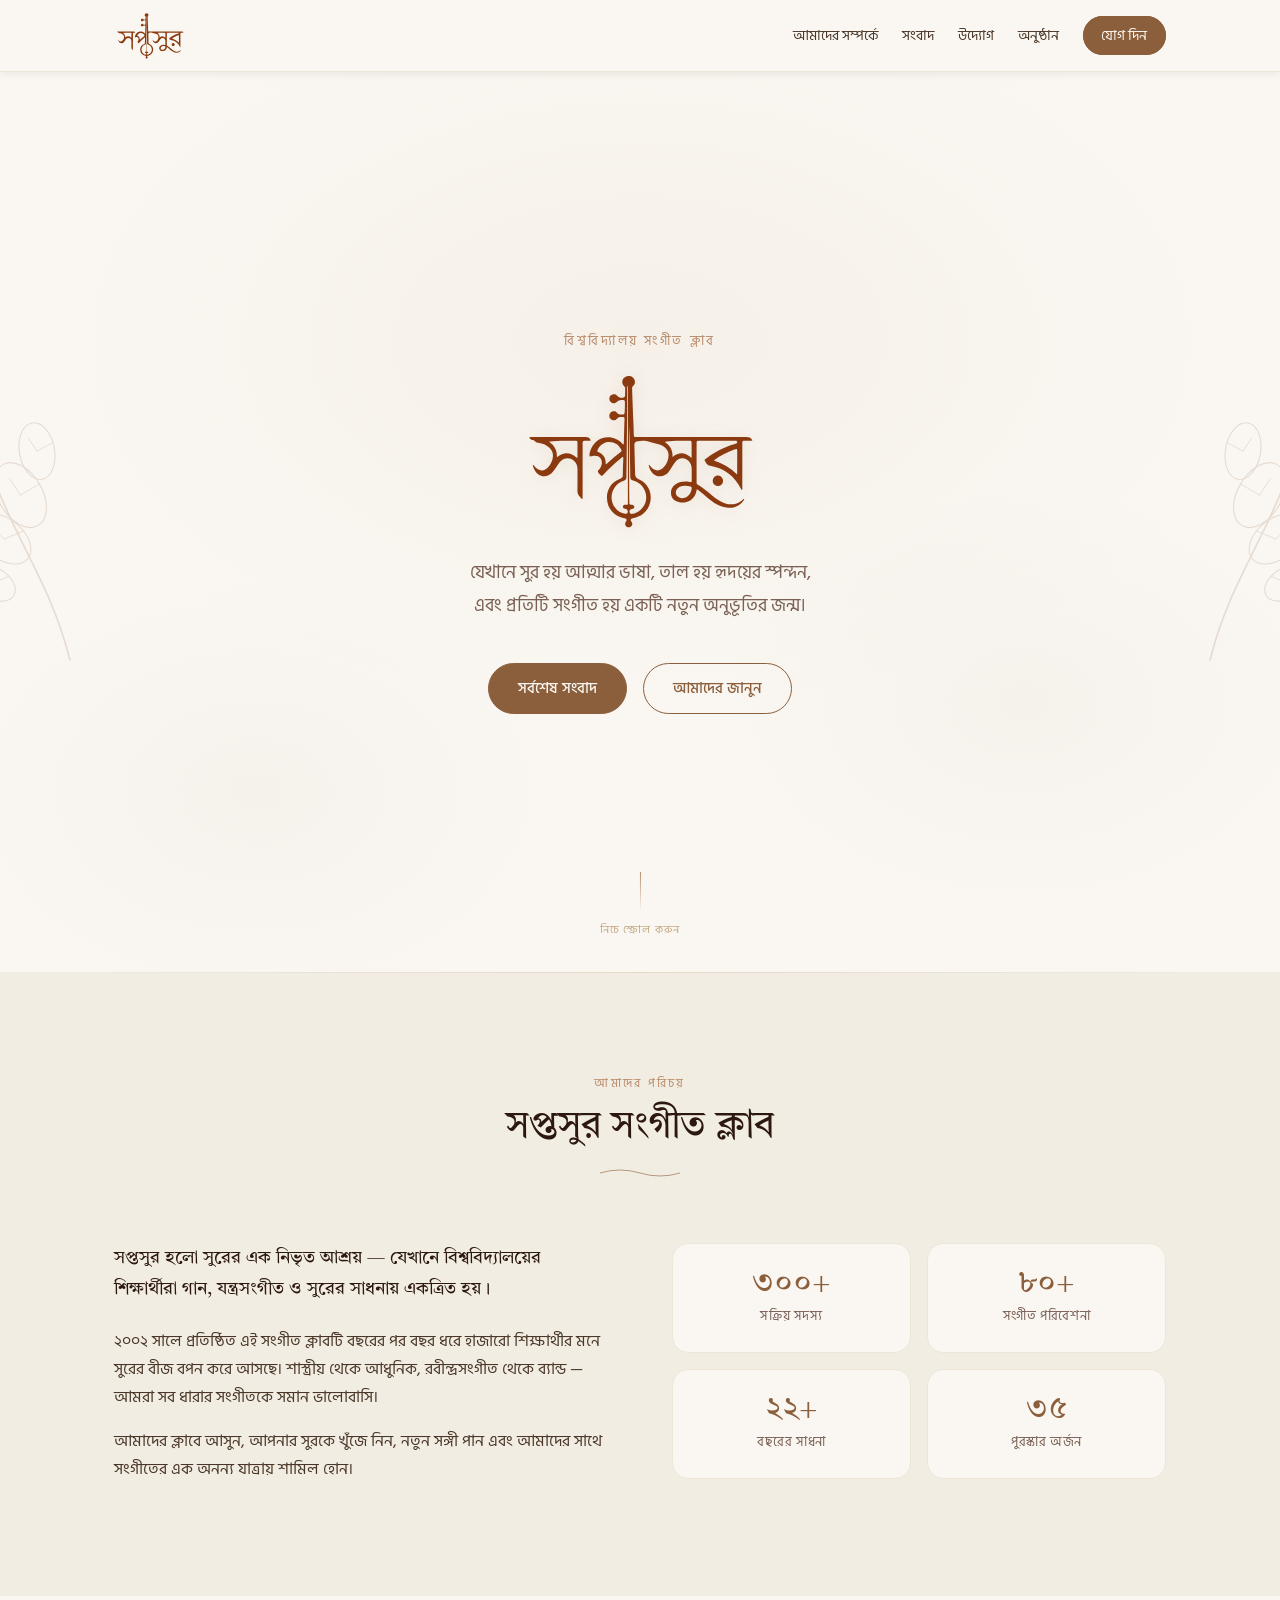
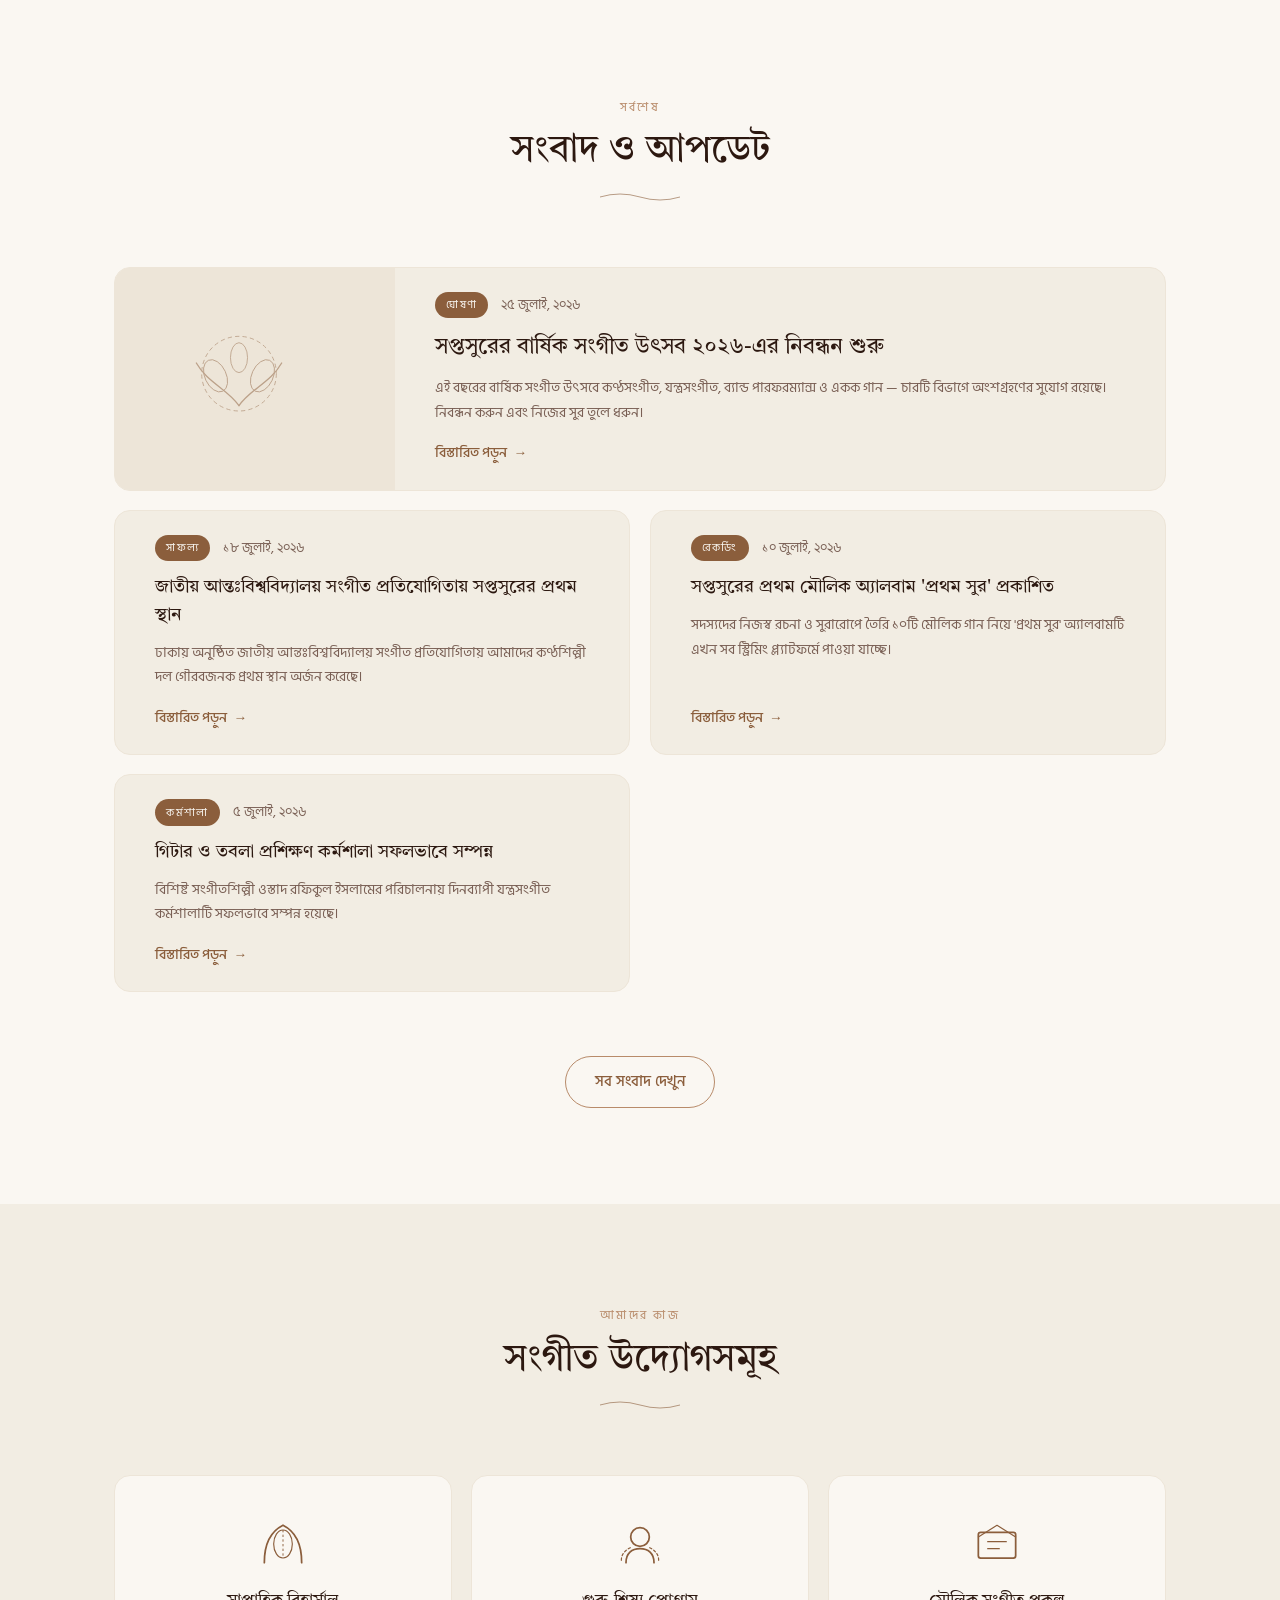
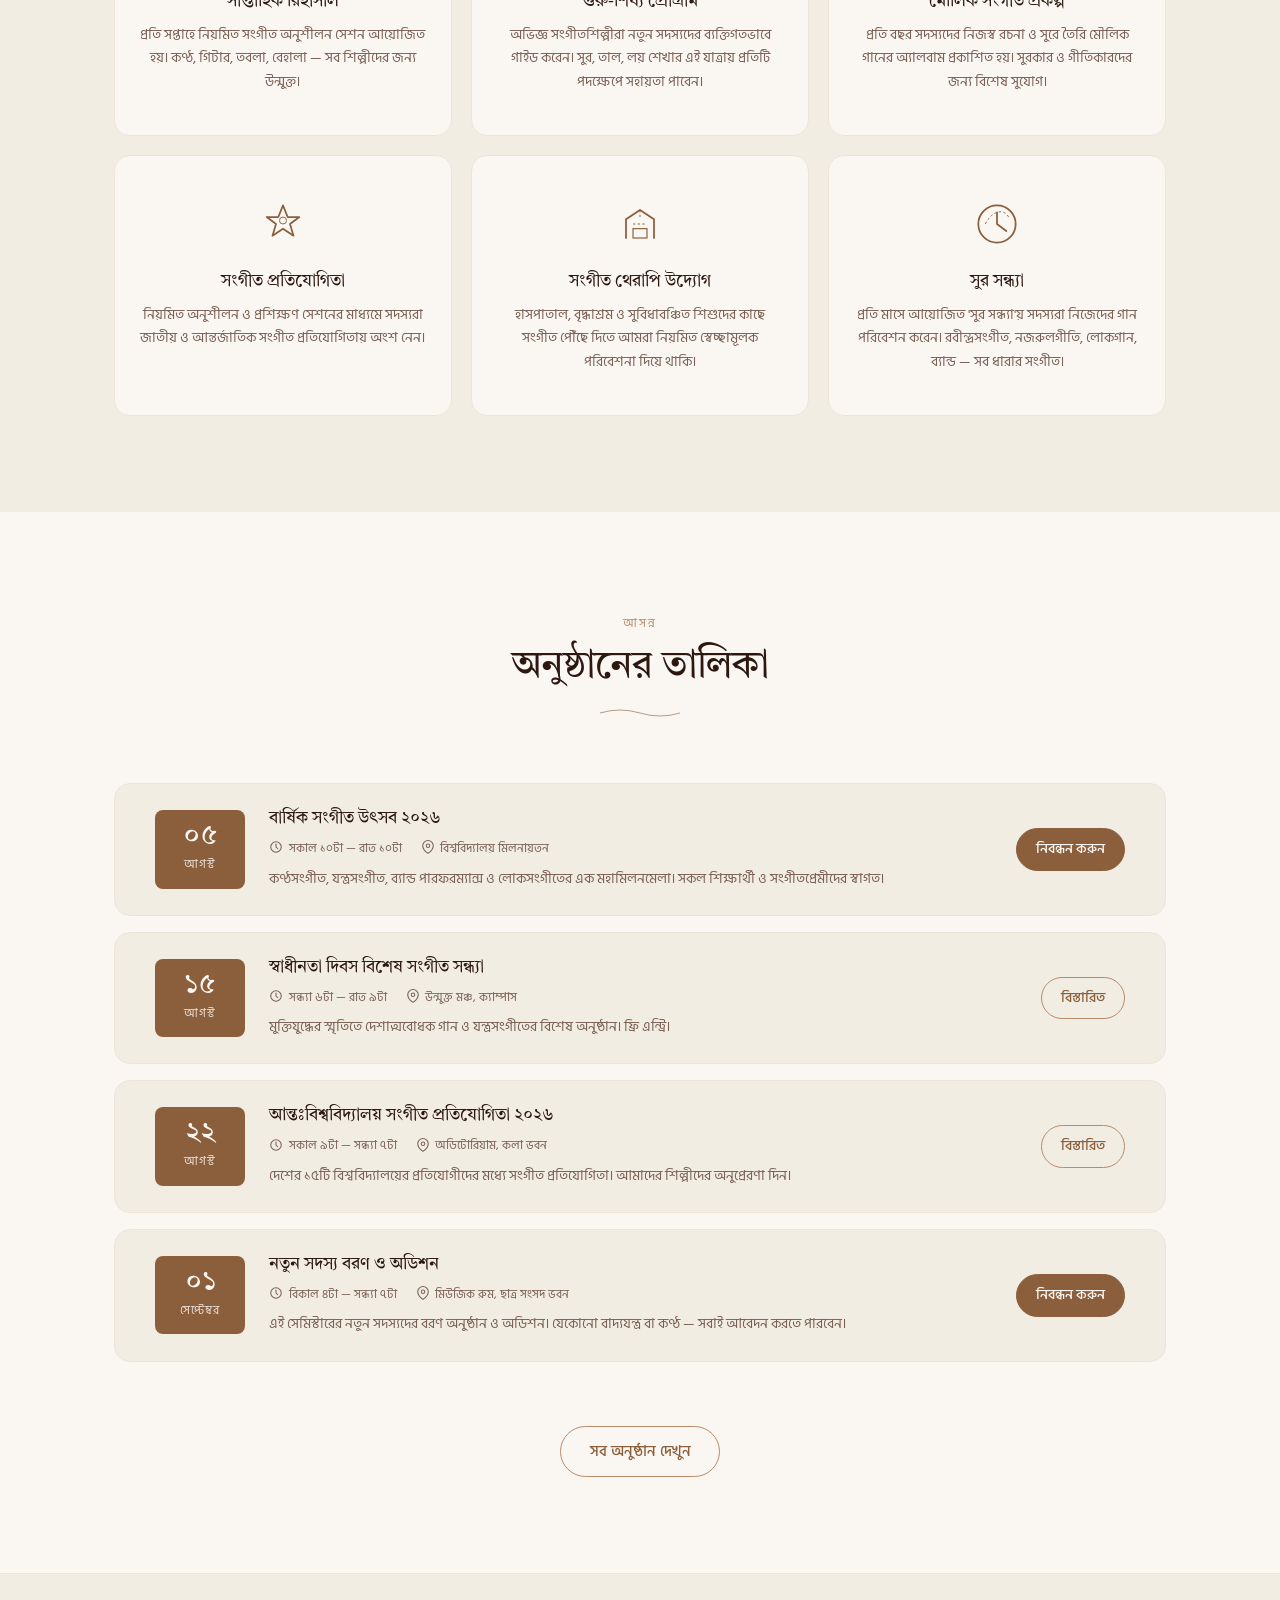
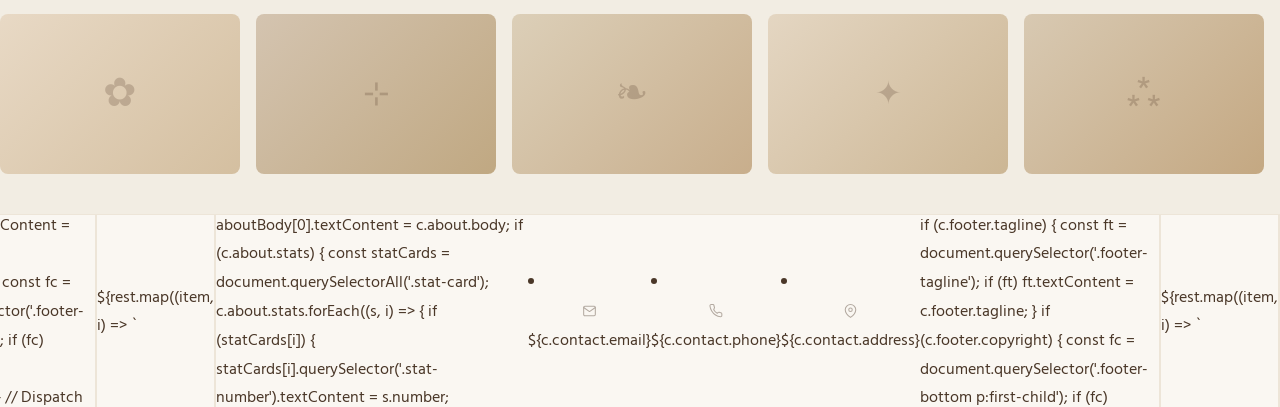
<file: index.html>
<!DOCTYPE html>
<html lang="bn">
<head>
  <meta charset="UTF-8" />
  <meta name="viewport" content="width=device-width, initial-scale=1.0, viewport-fit=cover" />
  <meta name="description" content="সপ্তসুর — বিশ্ববিদ্যালয়ের সংগীত ক্লাব। সর্বশেষ সংবাদ, উদ্যোগ ও সংগীত অনুষ্ঠানের বিস্তারিত।" />
  <title>সপ্তসুর | সংগীত ক্লাব</title>
  <link rel="preconnect" href="https://fonts.googleapis.com">
  <link rel="preconnect" href="https://fonts.gstatic.com" crossorigin>
  <link href="https://fonts.googleapis.com/css2?family=Hind+Siliguri:wght@300;400;500;600&family=Tiro+Bangla:ital@0;1&display=swap" rel="stylesheet">
  <link rel="stylesheet" href="style.css" />
</head>
<body>

  <!-- ====== NAVIGATION ====== -->
  <header class="site-header" id="site-header">
    <nav class="nav-container">
      <a href="#hero" class="nav-logo" id="nav-logo">
        <img src="assets/images/saptasur-logo.svg" alt="সপ্তসুর" class="logo-img" />
      </a>
      <button class="nav-toggle" id="nav-toggle" aria-label="মেনু খুলুন">
        <span></span><span></span><span></span>
      </button>
      <ul class="nav-links" id="nav-links">
        <li><a href="#about" class="nav-link">আমাদের সম্পর্কে</a></li>
        <li><a href="#news" class="nav-link">সংবাদ</a></li>
        <li><a href="#initiatives" class="nav-link">উদ্যোগ</a></li>
        <li><a href="#events" class="nav-link">অনুষ্ঠান</a></li>
        <li><a href="#contact" class="nav-link nav-cta">যোগ দিন</a></li>
      </ul>
    </nav>
  </header>

  <!-- ====== HERO ====== -->
  <section class="hero" id="hero">
    <div class="hero-bg-pattern"></div>
    <div class="hero-content">
      <p class="hero-tagline">বিশ্ববিদ্যালয় সংগীত ক্লাব</p>
      <h1 class="hero-title">
        <img src="assets/images/saptasur-logo.svg" alt="সপ্তসুর" class="hero-logo-img" />
      </h1>
      <p class="hero-description">
        যেখানে সুর হয় আত্মার ভাষা, তাল হয় হৃদয়ের স্পন্দন, <br>এবং প্রতিটি সংগীত হয় একটি নতুন অনুভূতির জন্ম।
      </p>
      <div class="hero-actions">
        <a href="#news" class="btn btn-primary" id="hero-explore-btn">সর্বশেষ সংবাদ</a>
        <a href="#about" class="btn btn-ghost" id="hero-about-btn">আমাদের জানুন</a>
      </div>
    </div>
    <div class="hero-scroll-indicator">
      <div class="scroll-line"></div>
      <span>নিচে স্ক্রোল করুন</span>
    </div>
    <!-- Decorative botanical SVG -->
    <div class="hero-botanical hero-botanical-left" aria-hidden="true">
      <svg viewBox="0 0 200 300" fill="none" xmlns="http://www.w3.org/2000/svg">
        <path d="M100 280 C80 200 40 160 20 80" stroke="#8B5E3C" stroke-width="1.5" fill="none" stroke-linecap="round"/>
        <ellipse cx="55" cy="130" rx="20" ry="32" fill="none" stroke="#8B5E3C" stroke-width="1" transform="rotate(-30 55 130)"/>
        <ellipse cx="70" cy="90" rx="16" ry="26" fill="none" stroke="#8B5E3C" stroke-width="1" transform="rotate(-10 70 90)"/>
        <ellipse cx="40" cy="170" rx="18" ry="28" fill="none" stroke="#8B5E3C" stroke-width="1" transform="rotate(-50 40 170)"/>
        <path d="M55 130 L45 115 M70 90 L62 78 M40 170 L28 158" stroke="#8B5E3C" stroke-width="0.8" stroke-linecap="round"/>
        <path d="M55 130 L72 120 M70 90 L85 82 M40 170 L57 163" stroke="#8B5E3C" stroke-width="0.8" stroke-linecap="round"/>
        <ellipse cx="30" cy="210" rx="14" ry="22" fill="none" stroke="#8B5E3C" stroke-width="1" transform="rotate(-60 30 210)"/>
        <path d="M30 210 L18 200 M30 210 L44 204" stroke="#8B5E3C" stroke-width="0.8" stroke-linecap="round"/>
      </svg>
    </div>
    <div class="hero-botanical hero-botanical-right" aria-hidden="true">
      <svg viewBox="0 0 200 300" fill="none" xmlns="http://www.w3.org/2000/svg">
        <path d="M100 280 C120 200 160 160 180 80" stroke="#8B5E3C" stroke-width="1.5" fill="none" stroke-linecap="round"/>
        <ellipse cx="145" cy="130" rx="20" ry="32" fill="none" stroke="#8B5E3C" stroke-width="1" transform="rotate(30 145 130)"/>
        <ellipse cx="130" cy="90" rx="16" ry="26" fill="none" stroke="#8B5E3C" stroke-width="1" transform="rotate(10 130 90)"/>
        <ellipse cx="160" cy="170" rx="18" ry="28" fill="none" stroke="#8B5E3C" stroke-width="1" transform="rotate(50 160 170)"/>
        <path d="M145 130 L155 115 M130 90 L138 78 M160 170 L172 158" stroke="#8B5E3C" stroke-width="0.8" stroke-linecap="round"/>
        <path d="M145 130 L128 120 M130 90 L115 82 M160 170 L143 163" stroke="#8B5E3C" stroke-width="0.8" stroke-linecap="round"/>
        <ellipse cx="170" cy="210" rx="14" ry="22" fill="none" stroke="#8B5E3C" stroke-width="1" transform="rotate(60 170 210)"/>
        <path d="M170 210 L182 200 M170 210 L156 204" stroke="#8B5E3C" stroke-width="0.8" stroke-linecap="round"/>
      </svg>
    </div>
  </section>

  <!-- ====== ABOUT ====== -->
  <section class="about section" id="about">
    <div class="container">
      <div class="section-header">
        <span class="section-label">আমাদের পরিচয়</span>
        <h2 class="section-title">সপ্তসুর সংগীত ক্লাব</h2>
        <div class="section-divider">
          <svg viewBox="0 0 80 12" fill="none" xmlns="http://www.w3.org/2000/svg">
            <path d="M0 6 Q20 0 40 6 Q60 12 80 6" stroke="#8B5E3C" stroke-width="1" fill="none"/>
          </svg>
        </div>
      </div>
      <div class="about-grid">
        <div class="about-text">
          <p class="about-lead">সপ্তসুর হলো সুরের এক নিভৃত আশ্রয় — যেখানে বিশ্ববিদ্যালয়ের শিক্ষার্থীরা গান, যন্ত্রসংগীত ও সুরের সাধনায় একত্রিত হয়।</p>
          <p>২০০২ সালে প্রতিষ্ঠিত এই সংগীত ক্লাবটি বছরের পর বছর ধরে হাজারো শিক্ষার্থীর মনে সুরের বীজ বপন করে আসছে। শাস্ত্রীয় থেকে আধুনিক, রবীন্দ্রসংগীত থেকে ব্যান্ড — আমরা সব ধারার সংগীতকে সমান ভালোবাসি।</p>
          <p>আমাদের ক্লাবে আসুন, আপনার সুরকে খুঁজে নিন, নতুন সঙ্গী পান এবং আমাদের সাথে সংগীতের এক অনন্য যাত্রায় শামিল হোন।</p>
        </div>
        <div class="about-stats">
          <div class="stat-card" id="stat-members">
            <span class="stat-number">৩০০+</span>
            <span class="stat-label">সক্রিয় সদস্য</span>
          </div>
          <div class="stat-card" id="stat-events">
            <span class="stat-number">৮০+</span>
            <span class="stat-label">সংগীত পরিবেশনা</span>
          </div>
          <div class="stat-card" id="stat-years">
            <span class="stat-number">২২+</span>
            <span class="stat-label">বছরের সাধনা</span>
          </div>
          <div class="stat-card" id="stat-awards">
            <span class="stat-number">৩৫</span>
            <span class="stat-label">পুরস্কার অর্জন</span>
          </div>
        </div>
      </div>
    </div>
  </section>

  <!-- ====== NEWS ====== -->
  <section class="news section" id="news">
    <div class="container">
      <div class="section-header">
        <span class="section-label">সর্বশেষ</span>
        <h2 class="section-title">সংবাদ ও আপডেট</h2>
        <div class="section-divider">
          <svg viewBox="0 0 80 12" fill="none" xmlns="http://www.w3.org/2000/svg">
            <path d="M0 6 Q20 0 40 6 Q60 12 80 6" stroke="#8B5E3C" stroke-width="1" fill="none"/>
          </svg>
        </div>
      </div>
      <div class="news-grid">
        <article class="news-card news-card-featured" id="news-featured">
          <div class="news-card-img">
            <div class="news-img-placeholder news-img-1">
              <div class="placeholder-botanical">
                <svg viewBox="0 0 120 80" fill="none" xmlns="http://www.w3.org/2000/svg">
                  <circle cx="60" cy="40" r="35" fill="none" stroke="#8B5E3C" stroke-width="0.8" stroke-dasharray="4 3"/>
                  <path d="M60 70 C50 55 30 48 20 30" stroke="#8B5E3C" stroke-width="1.2" fill="none" stroke-linecap="round"/>
                  <path d="M60 70 C70 55 90 48 100 30" stroke="#8B5E3C" stroke-width="1.2" fill="none" stroke-linecap="round"/>
                  <ellipse cx="38" cy="42" rx="10" ry="16" fill="none" stroke="#8B5E3C" stroke-width="0.8" transform="rotate(-25 38 42)"/>
                  <ellipse cx="82" cy="42" rx="10" ry="16" fill="none" stroke="#8B5E3C" stroke-width="0.8" transform="rotate(25 82 42)"/>
                  <ellipse cx="60" cy="25" rx="8" ry="14" fill="none" stroke="#8B5E3C" stroke-width="0.8"/>
                </svg>
              </div>
            </div>
          </div>
          <div class="news-card-body">
            <div class="news-meta">
              <span class="news-category">ঘোষণা</span>
              <time class="news-date">২৫ জুলাই, ২০২৬</time>
            </div>
            <h3 class="news-title">সপ্তসুরের বার্ষিক সংগীত উৎসব ২০২৬-এর নিবন্ধন শুরু</h3>
            <p class="news-excerpt">এই বছরের বার্ষিক সংগীত উৎসবে কণ্ঠসংগীত, যন্ত্রসংগীত, ব্যান্ড পারফরম্যান্স ও একক গান — চারটি বিভাগে অংশগ্রহণের সুযোগ রয়েছে। নিবন্ধন করুন এবং নিজের সুর তুলে ধরুন।</p>
            <a href="#" class="news-read-more" id="news-featured-link">বিস্তারিত পড়ুন <span class="arrow">→</span></a>
          </div>
        </article>

        <article class="news-card" id="news-card-2">
          <div class="news-card-body">
            <div class="news-meta">
              <span class="news-category">সাফল্য</span>
              <time class="news-date">১৮ জুলাই, ২০২৬</time>
            </div>
            <h3 class="news-title">জাতীয় আন্তঃবিশ্ববিদ্যালয় সংগীত প্রতিযোগিতায় সপ্তসুরের প্রথম স্থান</h3>
            <p class="news-excerpt">ঢাকায় অনুষ্ঠিত জাতীয় আন্তঃবিশ্ববিদ্যালয় সংগীত প্রতিযোগিতায় আমাদের কণ্ঠশিল্পী দল গৌরবজনক প্রথম স্থান অর্জন করেছে।</p>
            <a href="#" class="news-read-more" id="news-card-2-link">বিস্তারিত পড়ুন <span class="arrow">→</span></a>
          </div>
        </article>

        <article class="news-card" id="news-card-3">
          <div class="news-card-body">
            <div class="news-meta">
              <span class="news-category">রেকর্ডিং</span>
              <time class="news-date">১০ জুলাই, ২০২৬</time>
            </div>
            <h3 class="news-title">সপ্তসুরের প্রথম মৌলিক অ্যালবাম 'প্রথম সুর' প্রকাশিত</h3>
            <p class="news-excerpt">সদস্যদের নিজস্ব রচনা ও সুরারোপে তৈরি ১০টি মৌলিক গান নিয়ে 'প্রথম সুর' অ্যালবামটি এখন সব স্ট্রিমিং প্ল্যাটফর্মে পাওয়া যাচ্ছে।</p>
            <a href="#" class="news-read-more" id="news-card-3-link">বিস্তারিত পড়ুন <span class="arrow">→</span></a>
          </div>
        </article>

        <article class="news-card" id="news-card-4">
          <div class="news-card-body">
            <div class="news-meta">
              <span class="news-category">কর্মশালা</span>
              <time class="news-date">৫ জুলাই, ২০২৬</time>
            </div>
            <h3 class="news-title">গিটার ও তবলা প্রশিক্ষণ কর্মশালা সফলভাবে সম্পন্ন</h3>
            <p class="news-excerpt">বিশিষ্ট সংগীতশিল্পী ওস্তাদ রফিকুল ইসলামের পরিচালনায় দিনব্যাপী যন্ত্রসংগীত কর্মশালাটি সফলভাবে সম্পন্ন হয়েছে।</p>
            <a href="#" class="news-read-more" id="news-card-4-link">বিস্তারিত পড়ুন <span class="arrow">→</span></a>
          </div>
        </article>
      </div>
      <div class="section-cta">
        <a href="#news-all" class="btn btn-outline" id="all-news-btn">সব সংবাদ দেখুন</a>
      </div>
    </div>
  </section>

  <!-- ====== ALL NEWS PAGE VIEW ====== -->
  <section class="section all-news-page" id="all-news-section" style="display:none;">
    <div class="container">
      <div class="article-nav-top">
        <a href="#" class="btn-back-link"><span class="arrow">←</span> মূল পাতায় ফিরে যান</a>
      </div>
      <div class="section-header">
        <span class="section-label">সংবাদ আর্কাইভ</span>
        <h2 class="section-title">সকল সংবাদ ও আপডেট</h2>
        <div class="section-divider">
          <svg viewBox="0 0 80 12" fill="none" xmlns="http://www.w3.org/2000/svg">
            <path d="M0 6 Q20 0 40 6 Q60 12 80 6" stroke="#8B5E3C" stroke-width="1" fill="none"/>
          </svg>
        </div>
      </div>
      <div class="news-filter-bar">
        <input type="text" id="all-news-search" placeholder="সংবাদ খুঁজুন..." class="news-search-input" />
        <div class="news-cat-chips" id="news-cat-chips">
          <button class="chip active" data-cat="all">সব</button>
          <button class="chip" data-cat="ঘোষণা">ঘোষণা</button>
          <button class="chip" data-cat="সাফল্য">সাফল্য</button>
          <button class="chip" data-cat="রেকর্ডিং">রেকর্ডিং</button>
          <button class="chip" data-cat="কর্মশালা">কর্মশালা</button>
          <button class="chip" data-cat="অনুষ্ঠান">অনুষ্ঠান</button>
          <button class="chip" data-cat="উদ্যোগ">উদ্যোগ</button>
        </div>
      </div>
      <div class="all-news-grid" id="all-news-grid"></div>
    </div>
  </section>

  <!-- ====== SINGLE ARTICLE READER VIEW ====== -->
  <section class="section article-reader-page" id="single-article-section" style="display:none;">
    <div class="container article-container">
      <div class="article-nav-top">
        <a href="#news" class="btn-back-link" id="article-back-btn"><span class="arrow">←</span> সংবাদ তালিকায় ফিরে যান</a>
      </div>
      <article class="article-full" id="article-full-content">
        <!-- Rendered dynamically via JS router -->
      </article>
    </div>
  </section>

  <!-- ====== INITIATIVES ====== -->
  <section class="initiatives section" id="initiatives">
    <div class="container">
      <div class="section-header">
        <span class="section-label">আমাদের কাজ</span>
        <h2 class="section-title">সংগীত উদ্যোগসমূহ</h2>
        <div class="section-divider">
          <svg viewBox="0 0 80 12" fill="none" xmlns="http://www.w3.org/2000/svg">
            <path d="M0 6 Q20 0 40 6 Q60 12 80 6" stroke="#8B5E3C" stroke-width="1" fill="none"/>
          </svg>
        </div>
      </div>
      <div class="initiatives-grid">
        <div class="initiative-card" id="initiative-1">
          <div class="initiative-icon">
            <svg viewBox="0 0 48 48" fill="none" xmlns="http://www.w3.org/2000/svg">
              <path d="M8 40 C8 20 16 12 24 8 C32 12 40 20 40 40" stroke="#8B5E3C" stroke-width="1.5" fill="none" stroke-linecap="round"/>
              <ellipse cx="24" cy="24" rx="8" ry="12" fill="none" stroke="#8B5E3C" stroke-width="1"/>
              <path d="M24 12 L24 36" stroke="#8B5E3C" stroke-width="0.8" stroke-dasharray="2 2"/>
            </svg>
          </div>
          <h3 class="initiative-title">সাপ্তাহিক রিহার্সাল</h3>
          <p class="initiative-desc">প্রতি সপ্তাহে নিয়মিত সংগীত অনুশীলন সেশন আয়োজিত হয়। কণ্ঠ, গিটার, তবলা, বেহালা — সব শিল্পীদের জন্য উন্মুক্ত।</p>
        </div>

        <div class="initiative-card" id="initiative-2">
          <div class="initiative-icon">
            <svg viewBox="0 0 48 48" fill="none" xmlns="http://www.w3.org/2000/svg">
              <circle cx="24" cy="18" r="8" fill="none" stroke="#8B5E3C" stroke-width="1.5"/>
              <path d="M12 40 C12 32 17 28 24 28 C31 28 36 32 36 40" stroke="#8B5E3C" stroke-width="1.5" fill="none" stroke-linecap="round"/>
              <path d="M8 38 C8 32 12 29 16 27" stroke="#8B5E3C" stroke-width="1" fill="none" stroke-linecap="round" stroke-dasharray="2 2"/>
              <path d="M40 38 C40 32 36 29 32 27" stroke="#8B5E3C" stroke-width="1" fill="none" stroke-linecap="round" stroke-dasharray="2 2"/>
            </svg>
          </div>
          <h3 class="initiative-title">গুরু-শিষ্য প্রোগ্রাম</h3>
          <p class="initiative-desc">অভিজ্ঞ সংগীতশিল্পীরা নতুন সদস্যদের ব্যক্তিগতভাবে গাইড করেন। সুর, তাল, লয় শেখার এই যাত্রায় প্রতিটি পদক্ষেপে সহায়তা পাবেন।</p>
        </div>

        <div class="initiative-card" id="initiative-3">
          <div class="initiative-icon">
            <svg viewBox="0 0 48 48" fill="none" xmlns="http://www.w3.org/2000/svg">
              <rect x="8" y="14" width="32" height="22" rx="2" fill="none" stroke="#8B5E3C" stroke-width="1.5"/>
              <path d="M16 22 L32 22 M16 28 L26 28" stroke="#8B5E3C" stroke-width="1" stroke-linecap="round"/>
              <path d="M8 18 L24 8 L40 18" stroke="#8B5E3C" stroke-width="1" fill="none" stroke-linecap="round" stroke-linejoin="round"/>
            </svg>
          </div>
          <h3 class="initiative-title">মৌলিক সংগীত প্রকল্প</h3>
          <p class="initiative-desc">প্রতি বছর সদস্যদের নিজস্ব রচনা ও সুরে তৈরি মৌলিক গানের অ্যালবাম প্রকাশিত হয়। সুরকার ও গীতিকারদের জন্য বিশেষ সুযোগ।</p>
        </div>

        <div class="initiative-card" id="initiative-4">
          <div class="initiative-icon">
            <svg viewBox="0 0 48 48" fill="none" xmlns="http://www.w3.org/2000/svg">
              <path d="M24 8 L28 18 L38 18 L30 24 L33 34 L24 28 L15 34 L18 24 L10 18 L20 18 Z" fill="none" stroke="#8B5E3C" stroke-width="1.5" stroke-linejoin="round"/>
              <circle cx="24" cy="21" r="3" fill="none" stroke="#8B5E3C" stroke-width="0.8"/>
            </svg>
          </div>
          <h3 class="initiative-title">সংগীত প্রতিযোগিতা</h3>
          <p class="initiative-desc">নিয়মিত অনুশীলন ও প্রশিক্ষণ সেশনের মাধ্যমে সদস্যরা জাতীয় ও আন্তর্জাতিক সংগীত প্রতিযোগিতায় অংশ নেন।</p>
        </div>

        <div class="initiative-card" id="initiative-5">
          <div class="initiative-icon">
            <svg viewBox="0 0 48 48" fill="none" xmlns="http://www.w3.org/2000/svg">
              <path d="M12 36 L12 20 L24 12 L36 20 L36 36" stroke="#8B5E3C" stroke-width="1.5" fill="none" stroke-linecap="round" stroke-linejoin="round"/>
              <rect x="18" y="28" width="12" height="8" fill="none" stroke="#8B5E3C" stroke-width="1"/>
              <path d="M24 12 L24 20 M18 24 L30 24" stroke="#8B5E3C" stroke-width="0.8" stroke-dasharray="2 2"/>
            </svg>
          </div>
          <h3 class="initiative-title">সংগীত থেরাপি উদ্যোগ</h3>
          <p class="initiative-desc">হাসপাতাল, বৃদ্ধাশ্রম ও সুবিধাবঞ্চিত শিশুদের কাছে সংগীত পৌঁছে দিতে আমরা নিয়মিত স্বেচ্ছামূলক পরিবেশনা দিয়ে থাকি।</p>
        </div>

        <div class="initiative-card" id="initiative-6">
          <div class="initiative-icon">
            <svg viewBox="0 0 48 48" fill="none" xmlns="http://www.w3.org/2000/svg">
              <circle cx="24" cy="24" r="16" fill="none" stroke="#8B5E3C" stroke-width="1.5"/>
              <path d="M24 14 L24 24 L32 30" stroke="#8B5E3C" stroke-width="1.5" fill="none" stroke-linecap="round" stroke-linejoin="round"/>
              <path d="M14 24 Q18 16 24 14 Q30 12 34 18" stroke="#8B5E3C" stroke-width="0.8" fill="none" stroke-dasharray="2 2"/>
            </svg>
          </div>
          <h3 class="initiative-title">সুর সন্ধ্যা</h3>
          <p class="initiative-desc">প্রতি মাসে আয়োজিত 'সুর সন্ধ্যা'য় সদস্যরা নিজেদের গান পরিবেশন করেন। রবীন্দ্রসংগীত, নজরুলগীতি, লোকগান, ব্যান্ড — সব ধারার সংগীত।</p>
        </div>
      </div>
    </div>
  </section>

  <!-- ====== EVENTS ====== -->
  <section class="events section" id="events">
    <div class="container">
      <div class="section-header">
        <span class="section-label">আসন্ন</span>
        <h2 class="section-title">অনুষ্ঠানের তালিকা</h2>
        <div class="section-divider">
          <svg viewBox="0 0 80 12" fill="none" xmlns="http://www.w3.org/2000/svg">
            <path d="M0 6 Q20 0 40 6 Q60 12 80 6" stroke="#8B5E3C" stroke-width="1" fill="none"/>
          </svg>
        </div>
      </div>
      <div class="events-list">
        <div class="event-item" id="event-1">
          <div class="event-date-block">
            <span class="event-day">০৫</span>
            <span class="event-month">আগস্ট</span>
          </div>
          <div class="event-details">
            <h3 class="event-title">বার্ষিক সংগীত উৎসব ২০২৬</h3>
            <div class="event-meta">
              <span class="event-time"><svg class="meta-icon" viewBox="0 0 24 24" fill="none" stroke="currentColor" stroke-width="1.8" stroke-linecap="round"><circle cx="12" cy="12" r="9"/><polyline points="12 7 12 12 15 15"/></svg> সকাল ১০টা — রাত ১০টা</span>
              <span class="event-location"><svg class="meta-icon" viewBox="0 0 24 24" fill="none" stroke="currentColor" stroke-width="1.8" stroke-linecap="round" stroke-linejoin="round"><path d="M21 10c0 7-9 13-9 13s-9-6-9-13a9 9 0 0 1 18 0z"/><circle cx="12" cy="10" r="3"/></svg> বিশ্ববিদ্যালয় মিলনায়তন</span>
            </div>
            <p class="event-desc">কণ্ঠসংগীত, যন্ত্রসংগীত, ব্যান্ড পারফরম্যান্স ও লোকসংগীতের এক মহামিলনমেলা। সকল শিক্ষার্থী ও সংগীতপ্রেমীদের স্বাগত।</p>
          </div>
          <div class="event-action">
            <a href="#" class="btn btn-sm btn-primary" id="event-1-reg">নিবন্ধন করুন</a>
          </div>
        </div>

        <div class="event-item" id="event-2">
          <div class="event-date-block">
            <span class="event-day">১৫</span>
            <span class="event-month">আগস্ট</span>
          </div>
          <div class="event-details">
            <h3 class="event-title">স্বাধীনতা দিবস বিশেষ সংগীত সন্ধ্যা</h3>
            <div class="event-meta">
              <span class="event-time"><svg class="meta-icon" viewBox="0 0 24 24" fill="none" stroke="currentColor" stroke-width="1.8" stroke-linecap="round"><circle cx="12" cy="12" r="9"/><polyline points="12 7 12 12 15 15"/></svg> সন্ধ্যা ৬টা — রাত ৯টা</span>
              <span class="event-location"><svg class="meta-icon" viewBox="0 0 24 24" fill="none" stroke="currentColor" stroke-width="1.8" stroke-linecap="round" stroke-linejoin="round"><path d="M21 10c0 7-9 13-9 13s-9-6-9-13a9 9 0 0 1 18 0z"/><circle cx="12" cy="10" r="3"/></svg> উন্মুক্ত মঞ্চ, ক্যাম্পাস</span>
            </div>
            <p class="event-desc">মুক্তিযুদ্ধের স্মৃতিতে দেশাত্মবোধক গান ও যন্ত্রসংগীতের বিশেষ অনুষ্ঠান। ফ্রি এন্ট্রি।</p>
          </div>
          <div class="event-action">
            <a href="#" class="btn btn-sm btn-outline" id="event-2-reg">বিস্তারিত</a>
          </div>
        </div>

        <div class="event-item" id="event-3">
          <div class="event-date-block">
            <span class="event-day">২২</span>
            <span class="event-month">আগস্ট</span>
          </div>
          <div class="event-details">
            <h3 class="event-title">আন্তঃবিশ্ববিদ্যালয় সংগীত প্রতিযোগিতা ২০২৬</h3>
            <div class="event-meta">
              <span class="event-time"><svg class="meta-icon" viewBox="0 0 24 24" fill="none" stroke="currentColor" stroke-width="1.8" stroke-linecap="round"><circle cx="12" cy="12" r="9"/><polyline points="12 7 12 12 15 15"/></svg> সকাল ৯টা — সন্ধ্যা ৭টা</span>
              <span class="event-location"><svg class="meta-icon" viewBox="0 0 24 24" fill="none" stroke="currentColor" stroke-width="1.8" stroke-linecap="round" stroke-linejoin="round"><path d="M21 10c0 7-9 13-9 13s-9-6-9-13a9 9 0 0 1 18 0z"/><circle cx="12" cy="10" r="3"/></svg> অডিটোরিয়াম, কলা ভবন</span>
            </div>
            <p class="event-desc">দেশের ১৫টি বিশ্ববিদ্যালয়ের প্রতিযোগীদের মধ্যে সংগীত প্রতিযোগিতা। আমাদের শিল্পীদের অনুপ্রেরণা দিন।</p>
          </div>
          <div class="event-action">
            <a href="#" class="btn btn-sm btn-outline" id="event-3-reg">বিস্তারিত</a>
          </div>
        </div>

        <div class="event-item" id="event-4">
          <div class="event-date-block">
            <span class="event-day">০১</span>
            <span class="event-month">সেপ্টেম্বর</span>
          </div>
          <div class="event-details">
            <h3 class="event-title">নতুন সদস্য বরণ ও অডিশন</h3>
            <div class="event-meta">
              <span class="event-time"><svg class="meta-icon" viewBox="0 0 24 24" fill="none" stroke="currentColor" stroke-width="1.8" stroke-linecap="round"><circle cx="12" cy="12" r="9"/><polyline points="12 7 12 12 15 15"/></svg> বিকাল ৪টা — সন্ধ্যা ৭টা</span>
              <span class="event-location"><svg class="meta-icon" viewBox="0 0 24 24" fill="none" stroke="currentColor" stroke-width="1.8" stroke-linecap="round" stroke-linejoin="round"><path d="M21 10c0 7-9 13-9 13s-9-6-9-13a9 9 0 0 1 18 0z"/><circle cx="12" cy="10" r="3"/></svg> মিউজিক রুম, ছাত্র সংসদ ভবন</span>
            </div>
            <p class="event-desc">এই সেমিস্টারের নতুন সদস্যদের বরণ অনুষ্ঠান ও অডিশন। যেকোনো বাদ্যযন্ত্র বা কণ্ঠ — সবাই আবেদন করতে পারবেন।</p>
          </div>
          <div class="event-action">
            <a href="#" class="btn btn-sm btn-primary" id="event-4-reg">নিবন্ধন করুন</a>
          </div>
        </div>
      </div>
      <div class="section-cta">
        <a href="#" class="btn btn-outline" id="all-events-btn">সব অনুষ্ঠান দেখুন</a>
      </div>
    </div>
  </section>

  <!-- ====== GALLERY STRIP ====== -->
  <section class="gallery-strip" id="gallery" aria-label="ফটো গ্যালারি">
    <div class="gallery-track">
      <div class="gallery-item g-item-1"></div>
      <div class="gallery-item g-item-2"></div>
      <div class="gallery-item g-item-3"></div>
      <div class="gallery-item g-item-4"></div>
      <div class="gallery-item g-item-5"></div>
      <div class="gallery-item g-item-6"></div>
      <div class="gallery-item g-item-1"></div>
      <div class="gallery-item g-item-2"></div>
      <div class="gallery-item g-item-3"></div>
      <div class="gallery-item g-item-4"></div>
    </div>
  </section>

  <!-- ====== JOIN / CTA ====== -->
  <section class="join section" id="contact">
    <div class="join-bg-botanical" aria-hidden="true">
      <svg viewBox="0 0 400 300" fill="none" xmlns="http://www.w3.org/2000/svg">
        <path d="M200 280 C160 220 80 180 20 100" stroke="#8B5E3C" stroke-width="1" fill="none" stroke-linecap="round" opacity="0.3"/>
        <path d="M200 280 C240 220 320 180 380 100" stroke="#8B5E3C" stroke-width="1" fill="none" stroke-linecap="round" opacity="0.3"/>
        <ellipse cx="80" cy="160" rx="25" ry="40" fill="none" stroke="#8B5E3C" stroke-width="0.8" transform="rotate(-30 80 160)" opacity="0.3"/>
        <ellipse cx="320" cy="160" rx="25" ry="40" fill="none" stroke="#8B5E3C" stroke-width="0.8" transform="rotate(30 320 160)" opacity="0.3"/>
      </svg>
    async function loadContent() {
    try {
      const res = await fetch('./content.json?v=' + Date.now());
      if (!res.ok) return;
      const c = await res.json();
      window.siteContent = c;

      // SITE & THEME
      if (c.site) {
        if (c.site.title) document.title = c.site.title;
        if (c.site.description) {
          const metaDesc = document.querySelector('meta[name="description"]');
          if (metaDesc) metaDesc.content = c.site.description;
        }
        if (c.site.theme_primary) document.documentElement.style.setProperty('--brown', c.site.theme_primary);
        if (c.site.theme_accent) {
          document.documentElement.style.setProperty('--brown-light', c.site.theme_accent);
          document.documentElement.style.setProperty('--accent', c.site.theme_accent);
        }
        if (c.site.theme_cream) document.documentElement.style.setProperty('--cream', c.site.theme_cream);
      }

      // NAVIGATION
      if (c.nav?.links?.length) {
        const navContainer = document.getElementById('nav-links');
        if (navContainer) {
          navContainer.innerHTML = c.nav.links.map(lk => 
            `<li><a href="${lk.href}" class="nav-link ${lk.cta ? 'nav-cta' : ''}">${lk.label}</a></li>`
          ).join('');
        }
      }

      // HERO
      const heroTagline = document.querySelector('.hero-tagline');
      const heroDesc = document.querySelector('.hero-description');
      const heroBtnPrimary = document.querySelector('#hero-explore-btn');
      const heroBtnGhost = document.querySelector('#hero-about-btn');
      if (heroTagline && c.hero?.tagline) heroTagline.textContent = c.hero.tagline;
      if (heroDesc && c.hero?.description) heroDesc.innerHTML = c.hero.description.replace(/,\s*/g, ',<br>');
      if (heroBtnPrimary && c.hero?.btn_primary) { heroBtnPrimary.textContent = c.hero.btn_primary; heroBtnPrimary.href = c.hero.btn_primary_href; }
      if (heroBtnGhost && c.hero?.btn_ghost) { heroBtnGhost.textContent = c.hero.btn_ghost; heroBtnGhost.href = c.hero.btn_ghost_href; }

      // ABOUT
      if (c.about) {
        const aboutLabel = document.querySelector('.about .section-label');
        const aboutTitle = document.querySelector('.about .section-title');
        const aboutLead = document.querySelector('.about-lead');
        const aboutBody = document.querySelectorAll('.about-text p:not(.about-lead)');
        if (aboutLabel && c.about.label) aboutLabel.textContent = c.about.label;
        if (aboutTitle && c.about.title) aboutTitle.textContent = c.about.title;
        if (aboutLead && c.about.lead) aboutLead.textContent = c.about.lead;
        if (aboutBody.length && c.about.body) aboutBody[0].textContent = c.about.body;

        if (c.about.stats) {
          const statCards = document.querySelectorAll('.stat-card');
          c.about.stats.forEach((s, i) => {
            if (statCards[i]) {
              statCards[i].querySelector('.stat-number').textContent = s.number;
              statCards[i].querySelector('.stat-label').textContent = s.label;
            }
          });
        }
      }

      // NEWS
      if (c.news) renderNews(c.news);

      // EVENTS
      if (c.events) renderEvents(c.events);

      // INITIATIVES
      if (c.initiatives) renderInitiatives(c.initiatives);

      // JOIN FORM
      if (c.join) {
        const joinLabel = document.querySelector('.join .section-label');
        const joinTitle = document.querySelector('.join-title');
        const joinDesc = document.querySelector('.join-desc');
        const joinBtn = document.querySelector('#join-submit-btn');
        const joinSuccess = document.querySelector('#join-success p');
        if (joinLabel && c.join.label) joinLabel.textContent = c.join.label;
        if (joinTitle && c.join.title) joinTitle.textContent = c.join.title;
        if (joinDesc && c.join.desc) joinDesc.textContent = c.join.desc;
        if (joinBtn && c.join.btn_label) joinBtn.textContent = c.join.btn_label;
        if (joinSuccess && c.join.success_msg) joinSuccess.textContent = c.join.success_msg;
      }

      // CONTACT & FOOTER
      if (c.contact) {
        const emailEls = document.querySelectorAll('.footer-links-group li');
        if (emailEls.length > 0) {
          const footerGroups = document.querySelectorAll('.footer-links-group');
          if (footerGroups[1]) {
            footerGroups[1].querySelector('ul').innerHTML = `
              <li><svg class="meta-icon" viewBox="0 0 24 24" fill="none" stroke="currentColor" stroke-width="1.8" stroke-linecap="round" stroke-linejoin="round"><path d="M4 4h16c1.1 0 2 .9 2 2v12c0 1.1-.9 2-2 2H4c-1.1 0-2-.9-2-2V6c0-1.1.9-2 2-2z"/><polyline points="22,6 12,13 2,6"/></svg> ${c.contact.email}</li>
              <li><svg class="meta-icon" viewBox="0 0 24 24" fill="none" stroke="currentColor" stroke-width="1.8" stroke-linecap="round" stroke-linejoin="round"><path d="M22 16.92v3a2 2 0 0 1-2.18 2 19.79 19.79 0 0 1-8.63-3.07A19.5 19.5 0 0 1 4.69 12 19.79 19.79 0 0 1 1.65 3.42 2 2 0 0 1 3.62 1h3a2 2 0 0 1 2 1.72 12.84 12.84 0 0 0 .7 2.81 2 2 0 0 1-.45 2.11L8.09 9.91a16 16 0 0 0 6 6l1.27-1.27a2 2 0 0 1 2.11-.45 12.84 12.84 0 0 0 2.81.7A2 2 0 0 1 22 16.92z"/></svg> ${c.contact.phone}</li>
              <li><svg class="meta-icon" viewBox="0 0 24 24" fill="none" stroke="currentColor" stroke-width="1.8" stroke-linecap="round" stroke-linejoin="round"><path d="M21 10c0 7-9 13-9 13s-9-6-9-13a9 9 0 0 1 18 0z"/><circle cx="12" cy="10" r="3"/></svg> ${c.contact.address}</li>`;
          }
        }

        const fb = document.getElementById('footer-facebook');
        const ig = document.getElementById('footer-instagram');
        const yt = document.getElementById('footer-youtube');
        if (fb && c.contact.facebook !== '#') fb.href = c.contact.facebook;
        if (ig && c.contact.instagram !== '#') ig.href = c.contact.instagram;
        if (yt && c.contact.youtube !== '#') yt.href = c.contact.youtube;
      }

      if (c.footer) {
        if (c.footer.tagline) {
          const ft = document.querySelector('.footer-tagline');
          if (ft) ft.textContent = c.footer.tagline;
        }
        if (c.footer.copyright) {
          const fc = document.querySelector('.footer-bottom p:first-child');
          if (fc) fc.textContent = c.footer.copyright;
        }
      }

      // Dispatch event for router initialization
      document.dispatchEvent(new CustomEvent('contentLoaded', { detail: c }));

    } catch(e) {
      console.log('Content load failed, using static HTML:', e.message);
    }
  }

  function renderNews(news) {
    const grid = document.querySelector('.news-grid');
    if (!grid || !news?.length) return;
    const featured = news.find(n => n.featured) || news[0];
    const rest = news.filter(n => n.id !== featured.id).slice(0, 3);

    grid.innerHTML = `
      <article class="news-card news-card-featured" id="news-featured">
        <div class="news-card-img">
          <div class="news-img-placeholder news-img-1">
            <div class="placeholder-botanical">
              <svg viewBox="0 0 120 80" fill="none" xmlns="http://www.w3.org/2000/svg">
                <circle cx="60" cy="40" r="35" fill="none" stroke="#8B5E3C" stroke-width="0.8" stroke-dasharray="4 3"/>
                <path d="M60 70 C50 55 30 48 20 30" stroke="#8B5E3C" stroke-width="1.2" fill="none" stroke-linecap="round"/>
                <path d="M60 70 C70 55 90 48 100 30" stroke="#8B5E3C" stroke-width="1.2" fill="none" stroke-linecap="round"/>
                <ellipse cx="38" cy="42" rx="10" ry="16" fill="none" stroke="#8B5E3C" stroke-width="0.8" transform="rotate(-25 38 42)"/>
                <ellipse cx="82" cy="42" rx="10" ry="16" fill="none" stroke="#8B5E3C" stroke-width="0.8" transform="rotate(25 82 42)"/>
              </svg>
            </div>
          </div>
        </div>
        <div class="news-card-body">
          <div class="news-meta">
            <span class="news-category">${featured.category}</span>
            <time class="news-date">${featured.date}</time>
          </div>
          <h3 class="news-title"><a href="#news/${featured.id}">${featured.title}</a></h3>
          <p class="news-excerpt">${featured.excerpt}</p>
          <a href="#news/${featured.id}" class="news-read-more">বিস্তারিত পড়ুন <span class="arrow">→</span></a>
        </div>
      </article>
      ${rest.map((item, i) => `
      <article class="news-card" id="news-card-${i+2}">
        <div class="news-card-body">
          <div class="news-meta">
            <span class="news-category">${item.category}</span>
            <time class="news-date">${item.date}</time>
          </div>
          <h3 class="news-title"><a href="#news/${item.id}">${item.title}</a></h3>
          <p class="news-excerpt">${item.excerpt}</p>
          <a href="#news/${item.id}" class="news-read-more">বিস্তারিত পড়ুন <span class="arrow">→</span></a>
        </div>
      </article>`).join('')}`;
  }eroBtnPrimary = document.querySelector('#hero-explore-btn');
      const heroBtnGhost = document.querySelector('#hero-about-btn');
      if (heroTagline && c.hero?.tagline) heroTagline.textContent = c.hero.tagline;
      if (heroDesc && c.hero?.description) heroDesc.innerHTML = c.hero.description.replace(/,\s*/g, ',<br>');
      if (heroBtnPrimary && c.hero?.btn_primary) { heroBtnPrimary.textContent = c.hero.btn_primary; heroBtnPrimary.href = c.hero.btn_primary_href; }
      if (heroBtnGhost && c.hero?.btn_ghost) { heroBtnGhost.textContent = c.hero.btn_ghost; heroBtnGhost.href = c.hero.btn_ghost_href; }

      // ABOUT
      if (c.about) {
        const aboutLabel = document.querySelector('.about .section-label');
        const aboutTitle = document.querySelector('.about .section-title');
        const aboutLead = document.querySelector('.about-lead');
        const aboutBody = document.querySelectorAll('.about-text p:not(.about-lead)');
        if (aboutLabel && c.about.label) aboutLabel.textContent = c.about.label;
        if (aboutTitle && c.about.title) aboutTitle.textContent = c.about.title;
        if (aboutLead && c.about.lead) aboutLead.textContent = c.about.lead;
        if (aboutBody.length && c.about.body) aboutBody[0].textContent = c.about.body;

        if (c.about.stats) {
          const statCards = document.querySelectorAll('.stat-card');
          c.about.stats.forEach((s, i) => {
            if (statCards[i]) {
              statCards[i].querySelector('.stat-number').textContent = s.number;
              statCards[i].querySelector('.stat-label').textContent = s.label;
            }
          });
        }
      }

      // NEWS
      if (c.news) renderNews(c.news);

      // EVENTS
      if (c.events) renderEvents(c.events);

      // INITIATIVES
      if (c.initiatives) renderInitiatives(c.initiatives);

      // JOIN FORM
      if (c.join) {
        const joinLabel = document.querySelector('.join .section-label');
        const joinTitle = document.querySelector('.join-title');
        const joinDesc = document.querySelector('.join-desc');
        const joinBtn = document.querySelector('#join-submit-btn');
        const joinSuccess = document.querySelector('#join-success p');
        if (joinLabel && c.join.label) joinLabel.textContent = c.join.label;
        if (joinTitle && c.join.title) joinTitle.textContent = c.join.title;
        if (joinDesc && c.join.desc) joinDesc.textContent = c.join.desc;
        if (joinBtn && c.join.btn_label) joinBtn.textContent = c.join.btn_label;
        if (joinSuccess && c.join.success_msg) joinSuccess.textContent = c.join.success_msg;
      }

      // CONTACT & FOOTER
      if (c.contact) {
        const emailEls = document.querySelectorAll('.footer-links-group li');
        if (emailEls.length > 0) {
          const footerGroups = document.querySelectorAll('.footer-links-group');
          if (footerGroups[1]) {
            footerGroups[1].querySelector('ul').innerHTML = `
              <li><svg class="meta-icon" viewBox="0 0 24 24" fill="none" stroke="currentColor" stroke-width="1.8" stroke-linecap="round" stroke-linejoin="round"><path d="M4 4h16c1.1 0 2 .9 2 2v12c0 1.1-.9 2-2 2H4c-1.1 0-2-.9-2-2V6c0-1.1.9-2 2-2z"/><polyline points="22,6 12,13 2,6"/></svg> ${c.contact.email}</li>
              <li><svg class="meta-icon" viewBox="0 0 24 24" fill="none" stroke="currentColor" stroke-width="1.8" stroke-linecap="round" stroke-linejoin="round"><path d="M22 16.92v3a2 2 0 0 1-2.18 2 19.79 19.79 0 0 1-8.63-3.07A19.5 19.5 0 0 1 4.69 12 19.79 19.79 0 0 1 1.65 3.42 2 2 0 0 1 3.62 1h3a2 2 0 0 1 2 1.72 12.84 12.84 0 0 0 .7 2.81 2 2 0 0 1-.45 2.11L8.09 9.91a16 16 0 0 0 6 6l1.27-1.27a2 2 0 0 1 2.11-.45 12.84 12.84 0 0 0 2.81.7A2 2 0 0 1 22 16.92z"/></svg> ${c.contact.phone}</li>
              <li><svg class="meta-icon" viewBox="0 0 24 24" fill="none" stroke="currentColor" stroke-width="1.8" stroke-linecap="round" stroke-linejoin="round"><path d="M21 10c0 7-9 13-9 13s-9-6-9-13a9 9 0 0 1 18 0z"/><circle cx="12" cy="10" r="3"/></svg> ${c.contact.address}</li>`;
          }
        }

        const fb = document.getElementById('footer-facebook');
        const ig = document.getElementById('footer-instagram');
        const yt = document.getElementById('footer-youtube');
        if (fb && c.contact.facebook !== '#') fb.href = c.contact.facebook;
        if (ig && c.contact.instagram !== '#') ig.href = c.contact.instagram;
        if (yt && c.contact.youtube !== '#') yt.href = c.contact.youtube;
      }

      if (c.footer) {
        if (c.footer.tagline) {
          const ft = document.querySelector('.footer-tagline');
          if (ft) ft.textContent = c.footer.tagline;
        }
        if (c.footer.copyright) {
          const fc = document.querySelector('.footer-bottom p:first-child');
          if (fc) fc.textContent = c.footer.copyright;
        }
      }

    } catch(e) {
      console.log('Content load failed, using static HTML:', e.message);
    }
  }

  function renderNews(news) {
    const grid = document.querySelector('.news-grid');
    if (!grid || !news?.length) return;
    const featured = news.find(n => n.featured) || news[0];
    const rest = news.filter(n => n.id !== featured.id).slice(0, 3);

    grid.innerHTML = `
      <article class="news-card news-card-featured" id="news-featured">
        <div class="news-card-img">
          <div class="news-img-placeholder news-img-1">
            <div class="placeholder-botanical">
              <svg viewBox="0 0 120 80" fill="none" xmlns="http://www.w3.org/2000/svg">
                <circle cx="60" cy="40" r="35" fill="none" stroke="#8B5E3C" stroke-width="0.8" stroke-dasharray="4 3"/>
                <path d="M60 70 C50 55 30 48 20 30" stroke="#8B5E3C" stroke-width="1.2" fill="none" stroke-linecap="round"/>
                <path d="M60 70 C70 55 90 48 100 30" stroke="#8B5E3C" stroke-width="1.2" fill="none" stroke-linecap="round"/>
                <ellipse cx="38" cy="42" rx="10" ry="16" fill="none" stroke="#8B5E3C" stroke-width="0.8" transform="rotate(-25 38 42)"/>
                <ellipse cx="82" cy="42" rx="10" ry="16" fill="none" stroke="#8B5E3C" stroke-width="0.8" transform="rotate(25 82 42)"/>
              </svg>
            </div>
          </div>
        </div>
        <div class="news-card-body">
          <div class="news-meta">
            <span class="news-category">${featured.category}</span>
            <time class="news-date">${featured.date}</time>
          </div>
          <h3 class="news-title"><a href="#news/${featured.id}">${featured.title}</a></h3>
          <p class="news-excerpt">${featured.excerpt}</p>
          <a href="#news/${featured.id}" class="news-read-more">বিস্তারিত পড়ুন <span class="arrow">→</span></a>
        </div>
      </article>
      ${rest.map((item, i) => `
      <article class="news-card" id="news-card-${i+2}">
        <div class="news-card-body">
          <div class="news-meta">
            <span class="news-category">${item.category}</span>
            <time class="news-date">${item.date}</time>
          </div>
          <h3 class="news-title"><a href="#news/${item.id}">${item.title}</a></h3>
          <p class="news-excerpt">${item.excerpt}</p>
          <a href="#news/${item.id}" class="news-read-more">বিস্তারিত পড়ুন <span class="arrow">→</span></a>
        </div>
      </article>`).join('')}`;
  }

  function renderEvents(events) {
    const list = document.querySelector('.events-list');
    if (!list || !events?.length) return;
    list.innerHTML = events.map((item, i) => `
      <div class="event-item" id="event-${i+1}">
        <div class="event-date-block">
          <span class="event-day">${item.day}</span>
          <span class="event-month">${item.month}</span>
        </div>
        <div class="event-details">
          <h3 class="event-title">${item.title}</h3>
          <div class="event-meta">
            <span class="event-time"><svg class="meta-icon" viewBox="0 0 24 24" fill="none" stroke="currentColor" stroke-width="1.8" stroke-linecap="round"><circle cx="12" cy="12" r="9"/><polyline points="12 7 12 12 15 15"/></svg> ${item.time}</span>
            <span class="event-location"><svg class="meta-icon" viewBox="0 0 24 24" fill="none" stroke="currentColor" stroke-width="1.8" stroke-linecap="round" stroke-linejoin="round"><path d="M21 10c0 7-9 13-9 13s-9-6-9-13a9 9 0 0 1 18 0z"/><circle cx="12" cy="10" r="3"/></svg> ${item.location}</span>
          </div>
          <p class="event-desc">${item.desc}</p>
        </div>
        <div class="event-action">
          <a href="${item.link}" class="btn btn-sm btn-${item.btn_style}">${item.btn_label}</a>
        </div>
      </div>`).join('');
  }

  function renderInitiatives(initiatives) {
    const grid = document.querySelector('.initiatives-grid');
    if (!grid || !initiatives?.length) return;
    const svgIcons = [
      '<svg viewBox="0 0 24 24" fill="none" stroke="currentColor" stroke-width="1.5" stroke-linecap="round" stroke-linejoin="round"><path d="M9 18V5l12-2v13"/><circle cx="6" cy="18" r="3"/><circle cx="18" cy="16" r="3"/></svg>',
      '<svg viewBox="0 0 24 24" fill="none" stroke="currentColor" stroke-width="1.5" stroke-linecap="round" stroke-linejoin="round"><path d="M17 21v-2a4 4 0 0 0-4-4H5a4 4 0 0 0-4 4v2"/><circle cx="9" cy="7" r="4"/><path d="M23 21v-2a4 4 0 0 0-3-3.87"/><path d="M16 3.13a4 4 0 0 1 0 7.75"/></svg>',
      '<svg viewBox="0 0 24 24" fill="none" stroke="currentColor" stroke-width="1.5" stroke-linecap="round" stroke-linejoin="round"><path d="M14.5 10c-.83 0-1.5-.67-1.5-1.5v-5c0-.83.67-1.5 1.5-1.5s1.5.67 1.5 1.5v5c0 .83-.67 1.5-1.5 1.5z"/><path d="M20.5 10H19V8.5c0-.83.67-1.5 1.5-1.5s1.5.67 1.5 1.5-.67 1.5-1.5 1.5z"/><path d="M9.5 14c.83 0 1.5.67 1.5 1.5v5c0 .83-.67 1.5-1.5 1.5S8 21.33 8 20.5v-5c0-.83.67-1.5 1.5-1.5z"/><path d="M3.5 14H5v1.5c0 .83-.67 1.5-1.5 1.5S2 16.33 2 15.5 2.67 14 3.5 14z"/><path d="M14 14.5c0-.83.67-1.5 1.5-1.5h5c.83 0 1.5.67 1.5 1.5s-.67 1.5-1.5 1.5h-5c-.83 0-1.5-.67-1.5-1.5z"/><path d="M15.5 19H14v1.5c0 .83.67 1.5 1.5 1.5s1.5-.67 1.5-1.5-.67-1.5-1.5-1.5z"/><path d="M10 9.5C10 8.67 9.33 8 8.5 8h-5C2.67 8 2 8.67 2 9.5S2.67 11 3.5 11h5c.83 0 1.5-.67 1.5-1.5z"/><path d="M8.5 5H10V3.5C10 2.67 9.33 2 8.5 2S7 2.67 7 3.5 7.67 5 8.5 5z"/></svg>',
      '<svg viewBox="0 0 24 24" fill="none" stroke="currentColor" stroke-width="1.5" stroke-linecap="round" stroke-linejoin="round"><polygon points="12 2 15.09 8.26 22 9.27 17 14.14 18.18 21.02 12 17.77 5.82 21.02 7 14.14 2 9.27 8.91 8.26 12 2"/></svg>',
      '<svg viewBox="0 0 24 24" fill="none" stroke="currentColor" stroke-width="1.5" stroke-linecap="round" stroke-linejoin="round"><path d="M20.84 4.61a5.5 5.5 0 0 0-7.78 0L12 5.67l-1.06-1.06a5.5 5.5 0 0 0-7.78 7.78l1.06 1.06L12 21.23l7.78-7.78 1.06-1.06a5.5 5.5 0 0 0 0-7.78z"/></svg>',
      '<svg viewBox="0 0 24 24" fill="none" stroke="currentColor" stroke-width="1.5" stroke-linecap="round" stroke-linejoin="round"><circle cx="12" cy="12" r="4"/><path d="M12 2v2M12 20v2M4.93 4.93l1.41 1.41M17.66 17.66l1.41 1.41M2 12h2M20 12h2M6.34 17.66l-1.41 1.41M19.07 4.93l-1.41 1.41"/></svg>'
    ];
    grid.innerHTML = initiatives.map((item, i) => `
      <div class="initiative-card" id="initiative-${i+1}">
        <div class="initiative-icon">
          ${svgIcons[i] || svgIcons[0]}
        </div>
        <h3 class="initiative-title">${item.title}</h3>
        <p class="initiative-desc">${item.desc}</p>
      </div>`).join('');
  }

  loadContent();
  </script>
</body>
</html>
</file>
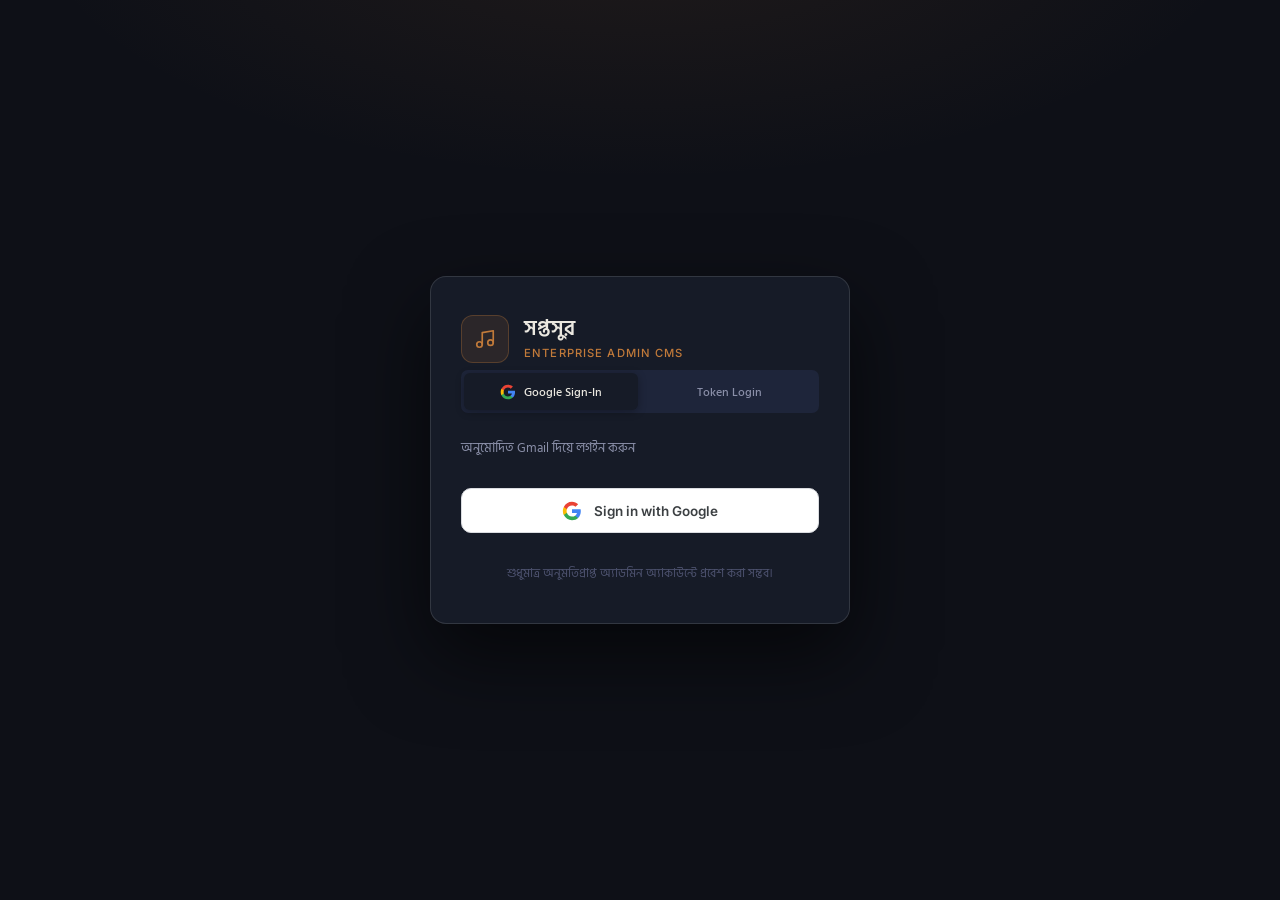
<file: admin/index.html>
<!DOCTYPE html>
<html lang="bn">
<head>
  <meta charset="UTF-8" />
  <meta name="viewport" content="width=device-width, initial-scale=1.0" />
  <title>সপ্তসুর — Advanced Admin CMS</title>
  <link rel="preconnect" href="https://fonts.googleapis.com">
  <link rel="preconnect" href="https://fonts.gstatic.com" crossorigin>
  <link href="https://fonts.googleapis.com/css2?family=Hind+Siliguri:wght@300;400;500;600;700&family=Inter:wght@300;400;500;600;700&display=swap" rel="stylesheet">
  <link rel="stylesheet" href="style.css">
  <script src="https://accounts.google.com/gsi/client" async defer></script>
</head>
<body>

<!-- SVG SPRITES -->
<svg xmlns="http://www.w3.org/2000/svg" style="display:none">
  <symbol id="ic-dash"    viewBox="0 0 24 24" fill="none" stroke="currentColor" stroke-width="1.8" stroke-linecap="round" stroke-linejoin="round"><rect x="3" y="3" width="7" height="7" rx="1"/><rect x="14" y="3" width="7" height="7" rx="1"/><rect x="3" y="14" width="7" height="7" rx="1"/><rect x="14" y="14" width="7" height="7" rx="1"/></symbol>
  <symbol id="ic-site"    viewBox="0 0 24 24" fill="none" stroke="currentColor" stroke-width="1.8" stroke-linecap="round" stroke-linejoin="round"><circle cx="12" cy="12" r="9"/><line x1="2" y1="12" x2="22" y2="12"/><path d="M12 2a15.3 15.3 0 0 1 4 10 15.3 15.3 0 0 1-4 10 15.3 15.3 0 0 1-4-10 15.3 15.3 0 0 1 4-10z"/></symbol>
  <symbol id="ic-nav"     viewBox="0 0 24 24" fill="none" stroke="currentColor" stroke-width="1.8" stroke-linecap="round"><line x1="3" y1="6" x2="21" y2="6"/><line x1="3" y1="12" x2="21" y2="12"/><line x1="3" y1="18" x2="21" y2="18"/></symbol>
  <symbol id="ic-hero"    viewBox="0 0 24 24" fill="none" stroke="currentColor" stroke-width="1.8" stroke-linecap="round" stroke-linejoin="round"><rect x="2" y="3" width="20" height="14" rx="2"/><line x1="8" y1="21" x2="16" y2="21"/><line x1="12" y1="17" x2="12" y2="21"/></symbol>
  <symbol id="ic-about"   viewBox="0 0 24 24" fill="none" stroke="currentColor" stroke-width="1.8" stroke-linecap="round" stroke-linejoin="round"><circle cx="12" cy="12" r="9"/><line x1="12" y1="8" x2="12" y2="12"/><line x1="12" y1="16" x2="12.01" y2="16"/></symbol>
  <symbol id="ic-news"    viewBox="0 0 24 24" fill="none" stroke="currentColor" stroke-width="1.8" stroke-linecap="round" stroke-linejoin="round"><path d="M4 22h16a2 2 0 0 0 2-2V4a2 2 0 0 0-2-2H8a2 2 0 0 0-2 2v16a2 2 0 0 1-2 2zm0 0a2 2 0 0 1-2-2v-9c0-1.1.9-2 2-2h2"/><line x1="11" y1="6" x2="17" y2="6"/><line x1="11" y1="10" x2="17" y2="10"/><line x1="11" y1="14" x2="17" y2="14"/></symbol>
  <symbol id="ic-events"  viewBox="0 0 24 24" fill="none" stroke="currentColor" stroke-width="1.8" stroke-linecap="round" stroke-linejoin="round"><rect x="3" y="4" width="18" height="18" rx="2"/><line x1="16" y1="2" x2="16" y2="6"/><line x1="8" y1="2" x2="8" y2="6"/><line x1="3" y1="10" x2="21" y2="10"/></symbol>
  <symbol id="ic-init"    viewBox="0 0 24 24" fill="none" stroke="currentColor" stroke-width="1.8" stroke-linecap="round" stroke-linejoin="round"><polygon points="12 2 15.09 8.26 22 9.27 17 14.14 18.18 21.02 12 17.77 5.82 21.02 7 14.14 2 9.27 8.91 8.26 12 2"/></symbol>
  <symbol id="ic-join"    viewBox="0 0 24 24" fill="none" stroke="currentColor" stroke-width="1.8" stroke-linecap="round" stroke-linejoin="round"><path d="M17 21v-2a4 4 0 0 0-4-4H5a4 4 0 0 0-4 4v2"/><circle cx="9" cy="7" r="4"/><line x1="19" y1="8" x2="19" y2="14"/><line x1="22" y1="11" x2="16" y2="11"/></symbol>
  <symbol id="ic-contact" viewBox="0 0 24 24" fill="none" stroke="currentColor" stroke-width="1.8" stroke-linecap="round" stroke-linejoin="round"><path d="M22 16.92v3a2 2 0 0 1-2.18 2 19.79 19.79 0 0 1-8.63-3.07A19.5 19.5 0 0 1 4.69 12 19.79 19.79 0 0 1 1.65 3.42 2 2 0 0 1 3.62 1h3a2 2 0 0 1 2 1.72 12.84 12.84 0 0 0 .7 2.81 2 2 0 0 1-.45 2.11L8.09 9.91a16 16 0 0 0 6 6z"/></symbol>
  <symbol id="ic-theme"   viewBox="0 0 24 24" fill="none" stroke="currentColor" stroke-width="1.8" stroke-linecap="round" stroke-linejoin="round"><circle cx="12" cy="12" r="3"/><path d="M12 1v4M12 19v4M4.22 4.22l2.83 2.83M16.95 16.95l2.83 2.83M1 12h4M19 12h4M4.22 19.78l2.83-2.83M16.95 7.05l2.83-2.83"/></symbol>
  <symbol id="ic-gallery" viewBox="0 0 24 24" fill="none" stroke="currentColor" stroke-width="1.8" stroke-linecap="round" stroke-linejoin="round"><rect x="3" y="3" width="18" height="18" rx="2"/><circle cx="8.5" cy="8.5" r="1.5"/><polyline points="21 15 16 10 5 21"/></symbol>
  <symbol id="ic-subs"    viewBox="0 0 24 24" fill="none" stroke="currentColor" stroke-width="1.8" stroke-linecap="round" stroke-linejoin="round"><path d="M14 2H6a2 2 0 0 0-2 2v16a2 2 0 0 0 2 2h12a2 2 0 0 0 2-2V8z"/><polyline points="14 2 14 8 20 8"/><line x1="16" y1="13" x2="8" y2="13"/><line x1="16" y1="17" x2="8" y2="17"/><polyline points="10 9 9 9 8 9"/></symbol>
  <symbol id="ic-backup"  viewBox="0 0 24 24" fill="none" stroke="currentColor" stroke-width="1.8" stroke-linecap="round" stroke-linejoin="round"><path d="M19 21H5a2 2 0 0 1-2-2V5a2 2 0 0 1 2-2h11l5 5v11a2 2 0 0 1-2 2z"/><polyline points="17 21 17 13 7 13 7 21"/><polyline points="7 3 7 8 15 8"/></symbol>
  <symbol id="ic-preview" viewBox="0 0 24 24" fill="none" stroke="currentColor" stroke-width="1.8" stroke-linecap="round" stroke-linejoin="round"><path d="M1 12s4-8 11-8 11 8 11 8-4 8-11 8-11-8-11-8z"/><circle cx="12" cy="12" r="3"/></symbol>
  <symbol id="ic-search"  viewBox="0 0 24 24" fill="none" stroke="currentColor" stroke-width="1.8" stroke-linecap="round" stroke-linejoin="round"><circle cx="11" cy="11" r="8"/><line x1="21" y1="21" x2="16.65" y2="16.65"/></symbol>
  <symbol id="ic-external" viewBox="0 0 24 24" fill="none" stroke="currentColor" stroke-width="1.8" stroke-linecap="round" stroke-linejoin="round"><path d="M18 13v6a2 2 0 0 1-2 2H5a2 2 0 0 1-2-2V8a2 2 0 0 1 2-2h6"/><polyline points="15 3 21 3 21 9"/><line x1="10" y1="14" x2="21" y2="3"/></symbol>
  <symbol id="ic-logout"  viewBox="0 0 24 24" fill="none" stroke="currentColor" stroke-width="1.8" stroke-linecap="round" stroke-linejoin="round"><path d="M9 21H5a2 2 0 0 1-2-2V5a2 2 0 0 1 2-2h4"/><polyline points="16 17 21 12 16 7"/><line x1="21" y1="12" x2="9" y2="12"/></symbol>
  <symbol id="ic-save"    viewBox="0 0 24 24" fill="none" stroke="currentColor" stroke-width="1.8" stroke-linecap="round" stroke-linejoin="round"><path d="M19 21H5a2 2 0 0 1-2-2V5a2 2 0 0 1 2-2h11l5 5v11a2 2 0 0 1-2 2z"/><polyline points="17 21 17 13 7 13 7 21"/><polyline points="7 3 7 8 15 8"/></symbol>
  <symbol id="ic-plus"    viewBox="0 0 24 24" fill="none" stroke="currentColor" stroke-width="2" stroke-linecap="round"><line x1="12" y1="5" x2="12" y2="19"/><line x1="5" y1="12" x2="19" y2="12"/></symbol>
  <symbol id="ic-edit"    viewBox="0 0 24 24" fill="none" stroke="currentColor" stroke-width="1.8" stroke-linecap="round" stroke-linejoin="round"><path d="M11 4H4a2 2 0 0 0-2 2v14a2 2 0 0 0 2 2h14a2 2 0 0 0 2-2v-7"/><path d="M18.5 2.5a2.121 2.121 0 0 1 3 3L12 15l-4 1 1-4z"/></symbol>
  <symbol id="ic-trash"   viewBox="0 0 24 24" fill="none" stroke="currentColor" stroke-width="1.8" stroke-linecap="round" stroke-linejoin="round"><polyline points="3 6 5 6 21 6"/><path d="M19 6l-1 14a2 2 0 0 1-2 2H8a2 2 0 0 1-2-2L5 6"/><path d="M10 11v6M14 11v6"/><path d="M9 6V4a1 1 0 0 1 1-1h4a1 1 0 0 1 1 1v2"/></symbol>
  <symbol id="ic-close"   viewBox="0 0 24 24" fill="none" stroke="currentColor" stroke-width="2" stroke-linecap="round"><line x1="18" y1="6" x2="6" y2="18"/><line x1="6" y1="6" x2="18" y2="18"/></symbol>
  <symbol id="ic-menu"    viewBox="0 0 24 24" fill="none" stroke="currentColor" stroke-width="2" stroke-linecap="round"><line x1="3" y1="6" x2="21" y2="6"/><line x1="3" y1="12" x2="21" y2="12"/><line x1="3" y1="18" x2="21" y2="18"/></symbol>
  <symbol id="ic-music"   viewBox="0 0 24 24" fill="none" stroke="currentColor" stroke-width="1.8" stroke-linecap="round" stroke-linejoin="round"><path d="M9 18V5l12-2v13"/><circle cx="6" cy="18" r="3"/><circle cx="18" cy="16" r="3"/></symbol>
  <symbol id="ic-up"      viewBox="0 0 24 24" fill="none" stroke="currentColor" stroke-width="2" stroke-linecap="round" stroke-linejoin="round"><polyline points="18 15 12 9 6 15"/></symbol>
  <symbol id="ic-down"    viewBox="0 0 24 24" fill="none" stroke="currentColor" stroke-width="2" stroke-linecap="round" stroke-linejoin="round"><polyline points="6 9 12 15 18 9"/></symbol>
  <symbol id="ic-check"   viewBox="0 0 24 24" fill="none" stroke="currentColor" stroke-width="2.5" stroke-linecap="round" stroke-linejoin="round"><polyline points="20 6 9 17 4 12"/></symbol>
  <symbol id="ic-download" viewBox="0 0 24 24" fill="none" stroke="currentColor" stroke-width="1.8" stroke-linecap="round" stroke-linejoin="round"><path d="M21 15v4a2 2 0 0 1-2 2H5a2 2 0 0 1-2-2v-4"/><polyline points="7 10 12 15 17 10"/><line x1="12" y1="15" x2="12" y2="3"/></symbol>
  <symbol id="ic-upload"   viewBox="0 0 24 24" fill="none" stroke="currentColor" stroke-width="1.8" stroke-linecap="round" stroke-linejoin="round"><path d="M21 15v4a2 2 0 0 1-2 2H5a2 2 0 0 1-2-2v-4"/><polyline points="17 8 12 3 7 8"/><line x1="12" y1="3" x2="12" y2="15"/></symbol>
  <symbol id="ic-users"    viewBox="0 0 24 24" fill="none" stroke="currentColor" stroke-width="1.8" stroke-linecap="round" stroke-linejoin="round"><path d="M17 21v-2a4 4 0 0 0-4-4H5a4 4 0 0 0-4 4v2"/><circle cx="9" cy="7" r="4"/><path d="M23 21v-2a4 4 0 0 0-3-3.87"/><path d="M16 3.13a4 4 0 0 1 0 7.75"/></symbol>
  <symbol id="ic-block"    viewBox="0 0 24 24" fill="none" stroke="currentColor" stroke-width="1.8" stroke-linecap="round" stroke-linejoin="round"><circle cx="12" cy="12" r="10"/><line x1="4.93" y1="4.93" x2="19.07" y2="19.07"/></symbol>
  <symbol id="ic-google"   viewBox="0 0 24 24"><path fill="#4285F4" d="M22.56 12.25c0-.78-.07-1.53-.2-2.25H12v4.26h5.92c-.26 1.37-1.04 2.53-2.21 3.31v2.77h3.57c2.08-1.92 3.28-4.74 3.28-8.09z"/><path fill="#34A853" d="M12 23c2.97 0 5.46-.98 7.28-2.66l-3.57-2.77c-.98.66-2.23 1.06-3.71 1.06-2.86 0-5.29-1.93-6.16-4.53H2.18v2.84C3.99 20.53 7.7 23 12 23z"/><path fill="#FBBC05" d="M5.84 14.09c-.22-.66-.35-1.36-.35-2.09s.13-1.43.35-2.09V7.06H2.18C1.43 8.55 1 10.22 1 12s.43 3.45 1.18 4.94l2.85-2.22.81-.63z"/><path fill="#EA4335" d="M12 5.38c1.62 0 3.06.56 4.21 1.64l3.15-3.15C17.45 2.09 14.97 1 12 1 7.7 1 3.99 3.47 2.18 7.06l3.66 2.84c.87-2.6 3.3-4.52 6.16-4.52z"/></symbol>
</svg>

<!-- LOGIN -->
<div class="login-screen" id="login-screen">
  <div class="login-card">
    <div class="login-brand">
      <div class="login-icon"><svg><use href="#ic-music"/></svg></div>
      <div class="login-brand-text"><h1>সপ্তসুর</h1><span>Enterprise Admin CMS</span></div>
    </div>

    <!-- LOGIN MODE TABS -->
    <div class="login-tabs">
      <button class="login-tab active" id="tab-google" onclick="switchLoginTab('google')">
        <svg><use href="#ic-google"/></svg> Google Sign-In
      </button>
      <button class="login-tab" id="tab-token" onclick="switchLoginTab('token')">
        Token Login
      </button>
    </div>

    <!-- GOOGLE LOGIN SECTION -->
    <div id="login-sec-google" class="login-sec">
      <p class="login-subtitle">অনুমোদিত Gmail দিয়ে লগইন করুন</p>
      <div class="google-login-box">
        <button id="custom-google-btn" class="custom-google-btn" onclick="triggerGoogleSignIn()">
          <svg><use href="#ic-google"/></svg>
          <span>Sign in with Google</span>
        </button>
      </div>
    </div>

    <!-- TOKEN LOGIN SECTION -->
    <div id="login-sec-token" class="login-sec" style="display:none">
      <p class="login-subtitle">GitHub Personal Access Token দিয়ে লগইন করুন</p>
      <div class="login-form">
        <div class="field"><label>GitHub Personal Access Token</label><input type="password" id="token-input" placeholder="ghp_xxxxxxxxxxxxxxxxxxxx"/></div>
        <input type="hidden" id="repo-input" value="rezwanahmed399/soptosur"/>
        <button class="btn-primary-full" id="login-btn">Login করুন</button>
      </div>
    </div>

    <div id="login-error" class="login-error"></div>
    <p class="login-help">শুধুমাত্র অনুমতিপ্রাপ্ত অ্যাডমিন অ্যাকাউন্টে প্রবেশ করা সম্ভব।</p>
  </div>
</div>

<!-- APP LAYOUT -->
<div class="app" id="admin-app" style="display:none">
  <div class="sidebar-overlay" id="sidebar-overlay"></div>

  <!-- SIDEBAR -->
  <aside class="sidebar" id="sidebar">
    <div class="sidebar-top">
      <div class="sidebar-brand">
        <div class="brand-icon"><svg><use href="#ic-music"/></svg></div>
        <div><p class="brand-name">সপ্তসুর</p><p class="brand-sub">Enterprise CMS</p></div>
      </div>
    </div>
    <nav class="sidebar-nav">
      <p class="nav-group-label">Overview & Tools</p>
      <a class="nav-link active" data-section="dashboard"><svg class="nav-icon"><use href="#ic-dash"/></svg><span>Dashboard</span></a>
      <a class="nav-link" data-section="preview"><svg class="nav-icon"><use href="#ic-preview"/></svg><span>Live Preview</span></a>
      <a class="nav-link" data-section="backup"><svg class="nav-icon"><use href="#ic-backup"/></svg><span>Backup & Restore</span></a>

      <p class="nav-group-label">System & Theme</p>
      <a class="nav-link" data-section="site"><svg class="nav-icon"><use href="#ic-site"/></svg><span>Site Settings</span></a>
      <a class="nav-link" data-section="theme"><svg class="nav-icon"><use href="#ic-theme"/></svg><span>Theme & Colors</span></a>
      <a class="nav-link" data-section="nav-edit"><svg class="nav-icon"><use href="#ic-nav"/></svg><span>Navigation</span></a>
      <a class="nav-link" data-section="admins"><svg class="nav-icon"><use href="#ic-users"/></svg><span>অ্যাডমিন অ্যাক্সেস</span></a>

      <p class="nav-group-label">Content Sections</p>
      <a class="nav-link" data-section="hero"><svg class="nav-icon"><use href="#ic-hero"/></svg><span>Hero Section</span></a>
      <a class="nav-link" data-section="about"><svg class="nav-icon"><use href="#ic-about"/></svg><span>About</span></a>
      <a class="nav-link" data-section="gallery"><svg class="nav-icon"><use href="#ic-gallery"/></svg><span>Photo Gallery</span></a>
      <a class="nav-link" data-section="news"><svg class="nav-icon"><use href="#ic-news"/></svg><span>সংবাদ</span></a>
      <a class="nav-link" data-section="events"><svg class="nav-icon"><use href="#ic-events"/></svg><span>অনুষ্ঠান</span></a>
      <a class="nav-link" data-section="initiatives"><svg class="nav-icon"><use href="#ic-init"/></svg><span>উদ্যোগ</span></a>
      <a class="nav-link" data-section="join"><svg class="nav-icon"><use href="#ic-join"/></svg><span>Join Form Settings</span></a>
      <a class="nav-link" data-section="submissions"><svg class="nav-icon"><use href="#ic-subs"/></svg><span>Form Submissions</span></a>
      <a class="nav-link" data-section="contact"><svg class="nav-icon"><use href="#ic-contact"/></svg><span>যোগাযোগ</span></a>
    </nav>
    <div class="sidebar-bottom">
      <a href="https://soptosur.vercel.app" target="_blank" class="sidebar-external"><svg class="nav-icon"><use href="#ic-external"/></svg><span>ওয়েবসাইট খুলুন</span></a>
      <button class="sidebar-logout" id="logout-btn"><svg class="nav-icon"><use href="#ic-logout"/></svg><span>Logout</span></button>
    </div>
  </aside>

  <!-- MAIN WRAPPER -->
  <div class="main-wrap">
    <header class="topbar">
      <button class="topbar-menu" id="menu-toggle"><svg><use href="#ic-menu"/></svg></button>
      <h2 class="topbar-title" id="topbar-title">Dashboard</h2>
      
      <!-- Global Search Input -->
      <div class="topbar-search">
        <svg><use href="#ic-search"/></svg>
        <input type="text" id="global-search" placeholder="খুঁজুন (সংবাদ, অনুষ্ঠান, উদ্যোগ...)" onkeyup="handleGlobalSearch()" />
        <div id="search-results" class="search-dropdown" style="display:none"></div>
      </div>

      <div class="topbar-actions">
        <span class="save-status" id="save-status"></span>
        <button class="btn-save" id="save-btn" onclick="saveToGitHub()">
          <svg><use href="#ic-save"/></svg><span>Save &amp; Deploy</span>
        </button>
      </div>
    </header>

    <main class="content">

      <!-- DASHBOARD -->
      <section class="panel active" id="panel-dashboard">
        <div class="stat-row">
          <div class="stat-box" onclick="switchSection('news')"><svg class="stat-icon"><use href="#ic-news"/></svg><div><p class="stat-num" id="dash-news">0</p><p class="stat-lbl">সংবাদ</p></div></div>
          <div class="stat-box" onclick="switchSection('events')"><svg class="stat-icon"><use href="#ic-events"/></svg><div><p class="stat-num" id="dash-events">0</p><p class="stat-lbl">অনুষ্ঠান</p></div></div>
          <div class="stat-box" onclick="switchSection('initiatives')"><svg class="stat-icon"><use href="#ic-init"/></svg><div><p class="stat-num" id="dash-init">0</p><p class="stat-lbl">উদ্যোগ</p></div></div>
          <div class="stat-box" onclick="switchSection('submissions')"><svg class="stat-icon" style="color:var(--accent)"><use href="#ic-subs"/></svg><div><p class="stat-num" id="dash-subs" style="color:var(--accent)">0</p><p class="stat-lbl">আবেদন জমা</p></div></div>
        </div>
        <div class="quick-links">
          <button class="quick-btn" onclick="switchSection('preview')"><svg><use href="#ic-preview"/></svg>Live Preview</button>
          <button class="quick-btn" onclick="switchSection('gallery')"><svg><use href="#ic-gallery"/></svg>Photo Gallery</button>
          <button class="quick-btn" onclick="switchSection('backup')"><svg><use href="#ic-backup"/></svg>Backup/Restore</button>
          <button class="quick-btn" onclick="switchSection('submissions')"><svg><use href="#ic-subs"/></svg>Submissions</button>
        </div>
        <div class="info-card">
          <h3>কন্ট্রোল প্যানেল গাইডলাইন</h3>
          <ol><li>যেকোনো পরিবর্তনের পর উপরে <strong>Save &amp; Deploy</strong> বাটনে ক্লিক করুন।</li><li><strong>Live Preview</strong> অপশন থেকে পরিবর্তনগুলো সাইট লাইভ হওয়ার আগেই সরাসরি পরীক্ষা করুন।</li><li><strong>Backup &amp; Restore</strong> থেকে ডেটা ব্যাকআপ সেভ করে রাখুন।</li></ol>
        </div>
        <div class="info-card" id="deploy-log"><h3>Deploy ইতিহাস</h3><p class="empty-msg">এখনো কোনো ডিপ্লয়মেন্ট রেকর্ড নেই</p></div>
      </section>

      <!-- LIVE PREVIEW -->
      <section class="panel" id="panel-preview">
        <div class="panel-head">
          <h2>Live Site Preview</h2>
          <p>অ্যাডমিন প্যানেল থেকেই ওয়েবসাইটের সরাসরি প্রিভিউ দেখুন</p>
          <button class="btn-add" onclick="refreshPreview()"><svg><use href="#ic-preview"/></svg> রিফ্রেশ প্রিভিউ</button>
        </div>
        <div class="preview-container">
          <iframe id="preview-frame" src="https://soptosur.vercel.app"></iframe>
        </div>
      </section>

      <!-- BACKUP & RESTORE -->
      <section class="panel" id="panel-backup">
        <div class="panel-head">
          <h2>Backup &amp; Restore</h2>
          <p>ওয়েবসাইট ডেটা ব্যাকআপ ও ভুল হলে পূর্বের ভার্সন রিস্টোর করুন</p>
        </div>
        <div class="form-grid">
          <div class="color-card full">
            <h3>১. ডাউনলোড ব্যাকআপ (JSON)</h3>
            <p class="color-hint">আপনার ওয়েবসাইটের বর্তমান সমস্ত কন্টেন্ট ও সেটিংস একটি JSON ফাইল হিসেবে পিসিতে সেভ রাখুন।</p>
            <button class="btn-primary-full" style="width:auto; margin-top:0.8rem;" onclick="downloadBackup()"><svg style="width:16px;height:16px;display:inline-block;vertical-align:middle;margin-right:5px;"><use href="#ic-download"/></svg> Backup JSON ডাউনলোড করুন</button>
          </div>
          <div class="color-card full">
            <h3>২. রিস্টোর ব্যাকআপ</h3>
            <p class="color-hint">পূর্বের কোনো ব্যাকআপ JSON ফাইল আপলোড করে সম্পূর্ণ ওয়েবসাইট আগের অবস্থায় ফিরিয়ে আনুন।</p>
            <input type="file" id="backup-file-input" accept=".json" style="margin-top:0.8rem;" />
            <button class="btn-add" style="margin-top:0.8rem; background:var(--accent);" onclick="restoreBackup()"><svg><use href="#ic-upload"/></svg> ফাইল রিস্টোর করুন</button>
          </div>
        </div>
      </section>

      <!-- SITE SETTINGS -->
      <section class="panel" id="panel-site">
        <div class="panel-head"><h2>Site Settings</h2><p>ওয়েবসাইটের মূল তথ্য ও SEO সেটিংস</p></div>
        <div class="form-grid">
          <div class="field"><label>ক্লাবের নাম</label><input type="text" id="site-name"></div>
          <div class="field"><label>প্রতিষ্ঠার বছর</label><input type="text" id="site-founded"></div>
          <div class="field full"><label>Browser Tab Title</label><input type="text" id="site-title"></div>
          <div class="field full"><label>SEO Description (Search Results)</label><textarea id="site-desc" rows="2"></textarea></div>
        </div>
      </section>

      <!-- THEME -->
      <section class="panel" id="panel-theme">
        <div class="panel-head"><h2>Theme &amp; Colors</h2><p>ওয়েবসাইটের কালার স্কিম ও থিম কাস্টমাইজ করুন</p></div>
        <div class="theme-grid">
          <div class="color-card">
            <div class="color-preview" id="prev-primary"></div>
            <div class="field"><label>Primary Color (মূল রং)</label><input type="color" id="theme-primary" class="color-input"></div>
            <p class="color-hint">Nav, Headings ও হেডার এলিমেন্ট</p>
          </div>
          <div class="color-card">
            <div class="color-preview" id="prev-accent"></div>
            <div class="field"><label>Accent Color (হাইলাইট)</label><input type="color" id="theme-accent" class="color-input"></div>
            <p class="color-hint">Buttons, Badges ও Links</p>
          </div>
          <div class="color-card">
            <div class="color-preview" id="prev-cream"></div>
            <div class="field"><label>Background Color (পটভূমি)</label><input type="color" id="theme-cream" class="color-input"></div>
            <p class="color-hint">Page Background Color</p>
          </div>
        </div>
        <div class="theme-presets">
          <h3>প্রিসেট কালার প্যালেট</h3>
          <div class="preset-row">
            <button class="preset-btn" onclick="applyPreset('#8B5E3C','#C17A3A','#FAF7F2')" style="--pc:#8B5E3C">ক্লাসিক</button>
            <button class="preset-btn" onclick="applyPreset('#1A3A5C','#2D6FA4','#F0F5FA')" style="--pc:#1A3A5C">নীল</button>
            <button class="preset-btn" onclick="applyPreset('#2D5A27','#4A9B3F','#F0FAF0')" style="--pc:#2D5A27">সবুজ</button>
            <button class="preset-btn" onclick="applyPreset('#5C1A3A','#A43D6F','#FAF0F5')" style="--pc:#5C1A3A">গোলাপী</button>
            <button class="preset-btn" onclick="applyPreset('#1C1C2E','#6C63FF','#F5F5FF')" style="--pc:#1C1C2E">বেগুনি</button>
          </div>
        </div>
      </section>

      <!-- NAVIGATION -->
      <section class="panel" id="panel-nav-edit">
        <div class="panel-head">
          <h2>Navigation</h2>
          <p>মেনু বার লিংকস সম্পাদনা ও সিকোয়েন্স সাজান</p>
          <button class="btn-add" onclick="addNavLink()"><svg><use href="#ic-plus"/></svg> নতুন Link</button>
        </div>
        <div class="items-list" id="nav-list"></div>
      </section>

      <!-- ADMIN ACCESS MANAGEMENT -->
      <section class="panel" id="panel-admins">
        <div class="panel-head">
          <h2>Admin Users &amp; Access Control</h2>
          <p>অ্যাডমিন প্যানেলে প্রবেশের অনুমতিপ্রাপ্ত Gmail তালিকা ও ব্লকিং সিস্টেম</p>
          <button class="btn-add" onclick="addAdminModal()"><svg><use href="#ic-plus"/></svg> নতুন Admin Gmail যুক্ত করুন</button>
        </div>
        <div class="color-card full" style="margin-bottom:1rem;">
          <h3>Google OAuth Setup (ঐচ্ছিক)</h3>
          <p class="color-hint">আপনার নিজস্ব Google Cloud OAuth Client ID থাকলে নিচে বসিয়ে সংরক্ষণ করুন। না বসানো থাকলেও ডিফল্ট মোড সচল থাকবে।</p>
          <div class="field full" style="margin-top:0.6rem;"><label>Google OAuth Client ID</label><input type="text" id="cfg-google-client-id" placeholder="YOUR_CLIENT_ID.apps.googleusercontent.com"/></div>
        </div>
        <div class="items-list" id="admins-list"></div>
      </section>

      <!-- HERO -->
      <section class="panel" id="panel-hero">
        <div class="panel-head"><h2>Hero Section</h2><p>ওয়েবসাইটের ব্যানার ও প্রথম স্ক্রিনের তথ্য</p></div>
        <div class="form-grid">
          <div class="field full"><label>Tagline</label><input type="text" id="hero-tagline"></div>
          <div class="field full"><label>বর্ণনা</label><textarea id="hero-desc" rows="3"></textarea></div>
          <div class="field"><label>Primary Button Text</label><input type="text" id="hero-btn1-label"></div>
          <div class="field"><label>Primary Button Link</label><input type="text" id="hero-btn1-href"></div>
          <div class="field"><label>Secondary Button Text</label><input type="text" id="hero-btn2-label"></div>
          <div class="field"><label>Secondary Button Link</label><input type="text" id="hero-btn2-href"></div>
        </div>
      </section>

      <!-- ABOUT -->
      <section class="panel" id="panel-about">
        <div class="panel-head"><h2>About Section</h2><p>ক্লাবের পরিচয় ও পরিসংখ্যান</p></div>
        <div class="form-grid">
          <div class="field"><label>Section Label</label><input type="text" id="about-label"></div>
          <div class="field"><label>Section Title</label><input type="text" id="about-title"></div>
          <div class="field full"><label>Lead Text</label><textarea id="about-lead" rows="2"></textarea></div>
          <div class="field full"><label>বিস্তারিত বিবরণ</label><textarea id="about-body" rows="4"></textarea></div>
        </div>
        <div class="sub-head"><h3>Statistics</h3></div>
        <div id="stats-grid" class="stats-editor"></div>
      </section>

      <!-- GALLERY MANAGER -->
      <section class="panel" id="panel-gallery">
        <div class="panel-head">
          <h2>Photo Gallery</h2>
          <p>গ্যালারি স্ট্রিপে ছবি ও ফটো বিবরণ পরিচালনা করুন</p>
          <button class="btn-add" onclick="addGalleryItem()"><svg><use href="#ic-plus"/></svg> নতুন ছবি যোগ করুন</button>
        </div>
        <div class="items-list" id="gallery-list"></div>
      </section>

      <!-- NEWS -->
      <section class="panel" id="panel-news">
        <div class="panel-head"><h2>সংবাদ</h2><p>সর্বশেষ খবর ও আপডেট</p><button class="btn-add" onclick="addNews()"><svg><use href="#ic-plus"/></svg> নতুন সংবাদ</button></div>
        <div class="items-list" id="news-list"></div>
      </section>

      <!-- EVENTS -->
      <section class="panel" id="panel-events">
        <div class="panel-head"><h2>অনুষ্ঠান</h2><p>আসন্ন অনুষ্ঠান তালিকা</p><button class="btn-add" onclick="addEvent()"><svg><use href="#ic-plus"/></svg> নতুন অনুষ্ঠান</button></div>
        <div class="items-list" id="events-list"></div>
      </section>

      <!-- INITIATIVES -->
      <section class="panel" id="panel-initiatives">
        <div class="panel-head"><h2>উদ্যোগ</h2><p>সংগীত ক্লাবের বিশেষ উদ্যোগসমূহ</p><button class="btn-add" onclick="addInitiative()"><svg><use href="#ic-plus"/></svg> নতুন উদ্যোগ</button></div>
        <div class="items-list" id="initiatives-list"></div>
      </section>

      <!-- JOIN FORM SETTINGS -->
      <section class="panel" id="panel-join">
        <div class="panel-head"><h2>Join Form Settings</h2><p>"আমাদের সাথে যোগ দিন" সেকশনের লেখা</p></div>
        <div class="form-grid">
          <div class="field full"><label>Section Label</label><input type="text" id="join-label"></div>
          <div class="field full"><label>Title</label><input type="text" id="join-title"></div>
          <div class="field full"><label>বর্ণনা</label><textarea id="join-desc" rows="3"></textarea></div>
          <div class="field"><label>Submit Button Text</label><input type="text" id="join-btn"></div>
          <div class="field full"><label>Success Message</label><textarea id="join-success" rows="2"></textarea></div>
        </div>
      </section>

      <!-- SUBMISSIONS VIEWER -->
      <section class="panel" id="panel-submissions">
        <div class="panel-head">
          <h2>Form Submissions</h2>
          <p>ওয়েবসাইট থেকে ক্লাবে যোগ দিতে পাঠানো আবেদনপত্রসমূহ</p>
          <button class="btn-add" onclick="exportSubmissionsCSV()"><svg><use href="#ic-download"/></svg> Export CSV</button>
        </div>
        <div class="items-list" id="submissions-list"></div>
      </section>

      <!-- CONTACT -->
      <section class="panel" id="panel-contact">
        <div class="panel-head"><h2>যোগাযোগ ও Footer</h2><p>ঠিকানা ও সোশ্যাল মিডিয়া লিংকস</p></div>
        <div class="form-grid">
          <div class="field"><label>ইমেইল</label><input type="text" id="contact-email"></div>
          <div class="field"><label>ফোন</label><input type="text" id="contact-phone"></div>
          <div class="field full"><label>ঠিকানা</label><input type="text" id="contact-address"></div>
          <div class="field"><label>Facebook URL</label><input type="text" id="contact-facebook"></div>
          <div class="field"><label>Instagram URL</label><input type="text" id="contact-instagram"></div>
          <div class="field"><label>YouTube URL</label><input type="text" id="contact-youtube"></div>
          <div class="field full"><label>Footer Tagline</label><input type="text" id="footer-tagline"></div>
          <div class="field full"><label>Footer Copyright</label><input type="text" id="footer-copyright"></div>
        </div>
      </section>

    </main>
  </div>
</div>

<!-- MODAL -->
<div class="modal-overlay" id="modal-overlay" style="display:none">
  <div class="modal">
    <div class="modal-head"><h3 id="modal-title"></h3><button class="modal-close-btn" onclick="closeModal()"><svg><use href="#ic-close"/></svg></button></div>
    <div class="modal-body" id="modal-body"></div>
    <div class="modal-foot"><button class="btn-cancel" onclick="closeModal()">বাতিল</button><button class="btn-confirm" id="modal-confirm">সংরক্ষণ করুন</button></div>
  </div>
</div>

<div class="toast" id="toast" style="display:none"></div>

<script src="script.js"></script>
</body>
</html>
</file>
<file: style.css>
/* ============================================
   নীহারিকা — University Club Website
   Minimal Botanical Aesthetic
   ============================================ */

/* --- TOKENS & RESET --- */
:root {
  --cream:        #FAF7F2;
  --cream-dark:   #F2EDE3;
  --cream-mid:    #EDE5D8;
  --brown-dark:   #3D2314;
  --brown-mid:    #6B3D22;
  --brown:        #8B5E3C;
  --brown-light:  #B88B6A;
  --brown-muted:  #C4A882;
  --text-primary: #2C1810;
  --text-body:    #4A3728;
  --text-muted:   #7A6055;
  --white:        #FFFFFF;

  --font-bengali: 'Hind Siliguri', 'Tiro Bangla', sans-serif;
  --font-serif:   'Tiro Bangla', 'Hind Siliguri', serif;

  --space-xs:  0.5rem;
  --space-sm:  1rem;
  --space-md:  1.5rem;
  --space-lg:  2.5rem;
  --space-xl:  4rem;
  --space-2xl: 6rem;

  --radius-sm: 4px;
  --radius-md: 8px;
  --radius-lg: 16px;
  --radius-full: 9999px;

  --transition: 0.35s cubic-bezier(0.4, 0, 0.2, 1);
  --shadow-sm: 0 2px 8px rgba(60, 35, 20, 0.08);
  --shadow-md: 0 6px 24px rgba(60, 35, 20, 0.12);
  --shadow-lg: 0 16px 48px rgba(60, 35, 20, 0.18);

  --max-width: 1100px;
  --nav-h: 72px;
}

*, *::before, *::after { box-sizing: border-box; margin: 0; padding: 0; }
html { scroll-behavior: smooth; font-size: 16px; }

body {
  font-family: var(--font-bengali);
  background-color: var(--cream);
  color: var(--text-body);
  line-height: 1.8;
  overflow-x: hidden;
}

img { max-width: 100%; display: block; }
a { text-decoration: none; color: inherit; }
ul { list-style: none; }
button { cursor: pointer; font-family: inherit; }
input, select, textarea { font-family: inherit; }

/* --- SCROLLBAR --- */
::-webkit-scrollbar { width: 6px; }
::-webkit-scrollbar-track { background: var(--cream-dark); }
::-webkit-scrollbar-thumb { background: var(--brown-light); border-radius: 3px; }


/* ============================================
   TYPOGRAPHY
   ============================================ */
h1, h2, h3, h4 {
  font-family: var(--font-serif);
  color: var(--text-primary);
  line-height: 1.35;
  font-weight: 400;
}

p { color: var(--text-body); }


/* ============================================
   CONTAINER
   ============================================ */
.container {
  max-width: var(--max-width);
  margin: 0 auto;
  padding: 0 var(--space-md);
}


/* ============================================
   BUTTONS
   ============================================ */
.btn {
  display: inline-flex;
  align-items: center;
  gap: 0.5rem;
  padding: 0.7rem 1.8rem;
  border-radius: var(--radius-full);
  font-size: 0.95rem;
  font-family: var(--font-bengali);
  font-weight: 500;
  border: 1.5px solid transparent;
  transition: var(--transition);
  white-space: nowrap;
}

.btn-primary {
  background: var(--brown);
  color: var(--cream);
  border-color: var(--brown);
}
.btn-primary:hover {
  background: var(--brown-dark);
  border-color: var(--brown-dark);
  transform: translateY(-2px);
  box-shadow: var(--shadow-md);
}

.btn-ghost {
  background: transparent;
  color: var(--brown);
  border-color: var(--brown);
}
.btn-ghost:hover {
  background: var(--brown);
  color: var(--cream);
  transform: translateY(-2px);
}

.btn-outline {
  background: transparent;
  color: var(--brown);
  border-color: var(--brown-light);
}
.btn-outline:hover {
  background: var(--cream-dark);
  border-color: var(--brown);
  transform: translateY(-2px);
}

.btn-sm { padding: 0.5rem 1.2rem; font-size: 0.85rem; }
.btn-full { width: 100%; justify-content: center; }


/* ============================================
   SECTION HEADER
   ============================================ */
.section {
  padding: var(--space-2xl) 0;
}

.section-header {
  text-align: center;
  margin-bottom: var(--space-xl);
}

.section-label {
  display: inline-block;
  font-size: 0.78rem;
  letter-spacing: 0.18em;
  text-transform: uppercase;
  color: var(--brown-light);
  margin-bottom: var(--space-xs);
  font-family: var(--font-bengali);
}

.section-title {
  font-size: clamp(1.8rem, 3vw, 2.6rem);
  color: var(--text-primary);
  margin-bottom: 0.8rem;
}

.section-divider {
  display: flex;
  justify-content: center;
  margin-top: 0.5rem;
}
.section-divider svg { width: 80px; opacity: 0.6; }

.section-cta {
  text-align: center;
  margin-top: var(--space-xl);
}


/* ============================================
   NAVIGATION
   ============================================ */
.site-header {
  position: sticky;
  top: 0;
  left: 0;
  right: 0;
  z-index: 1000;
  height: var(--nav-h);
  background: rgba(250, 247, 242, 0.97);
  backdrop-filter: blur(12px);
  -webkit-backdrop-filter: blur(12px);
  border-bottom: 1px solid var(--cream-mid);
  box-shadow: var(--shadow-sm);
  overflow: visible;
}

.nav-container {
  max-width: var(--max-width);
  margin: 0 auto;
  padding: 0 var(--space-md);
  height: 100%;
  display: flex;
  align-items: center;
  justify-content: space-between;
}

.nav-logo {
  display: flex;
  align-items: center;
  gap: 0.6rem;
}

.logo-img {
  height: 48px;
  width: auto;
  object-fit: contain;
  transition: opacity var(--transition);
}
.logo-img:hover { opacity: 0.8; }

.logo-text {
  font-family: var(--font-serif);
  font-size: 1.45rem;
  color: var(--brown-dark);
  font-weight: 400;
  letter-spacing: 0.02em;
}

.footer-name {
  display: block;
  font-family: var(--font-serif);
  font-size: 1.6rem;
  color: var(--cream-mid);
  font-weight: 400;
  letter-spacing: 0.03em;
  margin-bottom: 0.8rem;
  opacity: 0.85;
}

.nav-links {
  display: flex;
  align-items: center;
  gap: var(--space-md);
}

.nav-link {
  font-size: 0.9rem;
  color: var(--text-body);
  position: relative;
  padding-bottom: 2px;
  transition: color var(--transition);
}
.nav-link::after {
  content: '';
  position: absolute;
  left: 0;
  bottom: 0;
  width: 0;
  height: 1px;
  background: var(--brown);
  transition: width var(--transition);
}
.nav-link:hover { color: var(--brown); }
.nav-link:hover::after { width: 100%; }

.nav-cta {
  background: var(--brown);
  color: var(--cream) !important;
  padding: 0.45rem 1.1rem;
  border-radius: var(--radius-full);
  border: 1.5px solid var(--brown);
  transition: var(--transition);
}
.nav-cta::after { display: none; }
.nav-cta:hover {
  background: var(--brown-dark);
  border-color: var(--brown-dark);
  transform: translateY(-1px);
}

/* Hamburger */
.nav-toggle {
  display: none;
  flex-direction: column;
  gap: 5px;
  background: none;
  border: none;
  padding: 4px;
}
.nav-toggle span {
  display: block;
  width: 24px;
  height: 1.5px;
  background: var(--brown-dark);
  border-radius: 2px;
  transition: var(--transition);
}
.nav-toggle.active span:nth-child(1) { transform: translateY(6.5px) rotate(45deg); }
.nav-toggle.active span:nth-child(2) { opacity: 0; }
.nav-toggle.active span:nth-child(3) { transform: translateY(-6.5px) rotate(-45deg); }


/* ============================================
   HERO
   ============================================ */
.hero {
  min-height: 100vh;
  display: flex;
  align-items: center;
  justify-content: center;
  position: relative;
  overflow: hidden;
  background: var(--cream);
}

.hero-bg-pattern {
  position: absolute;
  inset: 0;
  background:
    radial-gradient(ellipse 70% 60% at 50% 30%, rgba(180, 130, 80, 0.06) 0%, transparent 70%),
    radial-gradient(ellipse 40% 40% at 20% 80%, rgba(139, 94, 60, 0.04) 0%, transparent 60%),
    radial-gradient(ellipse 40% 40% at 80% 70%, rgba(139, 94, 60, 0.04) 0%, transparent 60%);
  pointer-events: none;
}

.hero-botanical {
  position: absolute;
  top: 50%;
  transform: translateY(-50%);
  width: 220px;
  opacity: 0.18;
  pointer-events: none;
}
.hero-botanical-left { left: -40px; }
.hero-botanical-right { right: -40px; }

.hero-content {
  text-align: center;
  position: relative;
  z-index: 1;
  padding: var(--space-lg) var(--space-md);
  max-width: 700px;
}

.hero-tagline {
  font-size: 0.8rem;
  letter-spacing: 0.2em;
  text-transform: uppercase;
  color: var(--brown-light);
  margin-bottom: 1.2rem;
  opacity: 0;
  animation: fadeUp 0.8s 0.2s ease forwards;
}

.hero-title {
  font-family: var(--font-serif);
  font-size: clamp(3.5rem, 8vw, 6rem);
  color: var(--brown-dark);
  font-weight: 400;
  line-height: 1.1;
  margin-bottom: 1.5rem;
  opacity: 0;
  animation: fadeUp 0.8s 0.4s ease forwards;
}

.hero-logo-img {
  height: clamp(80px, 14vw, 160px);
  width: auto;
  max-width: 480px;
  object-fit: contain;
  display: block;
  margin: 0 auto 1.5rem;
  opacity: 0;
  animation: fadeUp 0.8s 0.4s ease forwards;
  filter: drop-shadow(0 2px 8px rgba(139, 94, 60, 0.12));
}

.hero-description {
  font-size: clamp(0.95rem, 1.5vw, 1.1rem);
  color: var(--text-muted);
  line-height: 1.9;
  margin-bottom: var(--space-lg);
  opacity: 0;
  animation: fadeUp 0.8s 0.6s ease forwards;
}

.hero-actions {
  display: flex;
  gap: 1rem;
  justify-content: center;
  flex-wrap: wrap;
  opacity: 0;
  animation: fadeUp 0.8s 0.8s ease forwards;
}

.hero-scroll-indicator {
  position: absolute;
  bottom: 2rem;
  left: 50%;
  transform: translateX(-50%);
  display: flex;
  flex-direction: column;
  align-items: center;
  gap: 0.5rem;
  color: var(--brown-muted);
  font-size: 0.7rem;
  letter-spacing: 0.1em;
  opacity: 0;
  animation: fadeIn 1s 1.2s ease forwards;
}

.scroll-line {
  width: 1px;
  height: 40px;
  background: linear-gradient(to bottom, var(--brown-light), transparent);
  animation: scrollPulse 2s infinite;
}

@keyframes scrollPulse {
  0%, 100% { transform: scaleY(1); opacity: 1; }
  50% { transform: scaleY(0.6); opacity: 0.4; }
}

@keyframes fadeUp {
  from { opacity: 0; transform: translateY(24px); }
  to   { opacity: 1; transform: translateY(0); }
}

@keyframes fadeIn {
  from { opacity: 0; }
  to   { opacity: 1; }
}


/* ============================================
   ABOUT
   ============================================ */
.about {
  background: var(--cream-dark);
  position: relative;
  overflow: hidden;
}

.about::before {
  content: '';
  position: absolute;
  top: -2px;
  left: 0;
  right: 0;
  height: 3px;
  background: linear-gradient(to right, transparent, var(--brown-muted), transparent);
  opacity: 0.3;
}

.about-grid {
  display: grid;
  grid-template-columns: 1fr 1fr;
  gap: var(--space-xl);
  align-items: start;
}

.about-text p {
  margin-bottom: 1rem;
  font-size: 0.97rem;
}

.about-lead {
  font-size: 1.15rem !important;
  color: var(--text-primary) !important;
  font-family: var(--font-serif);
  line-height: 1.7;
  margin-bottom: 1.4rem !important;
}

.about-stats {
  display: grid;
  grid-template-columns: 1fr 1fr;
  gap: 1rem;
}

.stat-card {
  background: var(--cream);
  border: 1px solid var(--cream-mid);
  border-radius: var(--radius-lg);
  padding: 1.5rem 1rem;
  text-align: center;
  transition: var(--transition);
}
.stat-card:hover {
  border-color: var(--brown-light);
  box-shadow: var(--shadow-sm);
  transform: translateY(-4px);
}

.stat-number {
  display: block;
  font-family: var(--font-serif);
  font-size: 2rem;
  color: var(--brown);
  line-height: 1;
  margin-bottom: 0.3rem;
}

.stat-label {
  display: block;
  font-size: 0.8rem;
  color: var(--text-muted);
  letter-spacing: 0.05em;
}


/* ============================================
   NEWS
   ============================================ */
.news { background: var(--cream); }

.news-grid {
  display: grid;
  grid-template-columns: 1fr 1fr;
  grid-template-rows: auto auto;
  gap: 1.2rem;
}

.news-card {
  background: var(--cream-dark);
  border: 1px solid var(--cream-mid);
  border-radius: var(--radius-lg);
  overflow: hidden;
  transition: var(--transition);
  display: flex;
  flex-direction: column;
}
.news-card:hover {
  box-shadow: var(--shadow-md);
  transform: translateY(-4px);
  border-color: var(--brown-light);
}

.news-card-featured {
  grid-column: 1 / -1;
  display: grid;
  grid-template-columns: 280px 1fr;
}

.news-card-img {
  overflow: hidden;
}

.news-img-placeholder {
  width: 100%;
  height: 100%;
  min-height: 200px;
  background: var(--cream-mid);
  display: flex;
  align-items: center;
  justify-content: center;
}

.placeholder-botanical svg {
  width: 80%;
  max-width: 160px;
  opacity: 0.5;
}

.news-card-body {
  padding: var(--space-md) var(--space-lg);
  flex: 1;
  display: flex;
  flex-direction: column;
}

.news-meta {
  display: flex;
  align-items: center;
  gap: 0.8rem;
  margin-bottom: 0.8rem;
}

.news-category {
  display: inline-block;
  font-size: 0.7rem;
  letter-spacing: 0.12em;
  text-transform: uppercase;
  color: var(--cream);
  background: var(--brown);
  padding: 0.2rem 0.7rem;
  border-radius: var(--radius-full);
}

.news-date {
  font-size: 0.8rem;
  color: var(--text-muted);
}

.news-title {
  font-size: 1.15rem;
  color: var(--text-primary);
  margin-bottom: 0.7rem;
  line-height: 1.5;
}
.news-card-featured .news-title { font-size: 1.4rem; }

.news-excerpt {
  font-size: 0.88rem;
  color: var(--text-muted);
  line-height: 1.75;
  flex: 1;
  margin-bottom: 1rem;
}

.news-read-more {
  display: inline-flex;
  align-items: center;
  gap: 0.4rem;
  font-size: 0.85rem;
  color: var(--brown);
  font-weight: 500;
  margin-top: auto;
  transition: var(--transition);
}
.news-read-more:hover { color: var(--brown-dark); gap: 0.7rem; }
.news-read-more .arrow { transition: var(--transition); }
.news-read-more:hover .arrow { transform: translateX(4px); }


/* ============================================
   INITIATIVES
   ============================================ */
.initiatives {
  background: var(--cream-dark);
  position: relative;
}

.initiatives-grid {
  display: grid;
  grid-template-columns: repeat(3, 1fr);
  gap: 1.2rem;
}

.initiative-card {
  background: var(--cream);
  border: 1px solid var(--cream-mid);
  border-radius: var(--radius-lg);
  padding: var(--space-lg) var(--space-md);
  text-align: center;
  transition: var(--transition);
  position: relative;
  overflow: hidden;
}
.initiative-card::before {
  content: '';
  position: absolute;
  bottom: 0;
  left: 0;
  right: 0;
  height: 0;
  background: linear-gradient(to top, rgba(139,94,60,0.04), transparent);
  transition: height var(--transition);
}
.initiative-card:hover { 
  box-shadow: var(--shadow-md); 
  transform: translateY(-5px);
  border-color: var(--brown-light);
}
.initiative-card:hover::before { height: 60px; }

.initiative-icon {
  width: 56px;
  height: 56px;
  margin: 0 auto 1.2rem;
  color: var(--brown);
}
.initiative-icon svg { width: 100%; height: 100%; stroke: var(--brown); }

.initiative-title {
  font-size: 1.05rem;
  color: var(--text-primary);
  margin-bottom: 0.6rem;
}

.initiative-desc {
  font-size: 0.85rem;
  color: var(--text-muted);
  line-height: 1.75;
}


/* ============================================
   EVENTS
   ============================================ */
.events { background: var(--cream); }

.events-list {
  display: flex;
  flex-direction: column;
  gap: 1rem;
}

.event-item {
  display: grid;
  grid-template-columns: 90px 1fr auto;
  gap: var(--space-md);
  align-items: center;
  background: var(--cream-dark);
  border: 1px solid var(--cream-mid);
  border-radius: var(--radius-lg);
  padding: var(--space-md) var(--space-lg);
  transition: var(--transition);
}
.event-item:hover {
  box-shadow: var(--shadow-md);
  transform: translateX(4px);
  border-color: var(--brown-light);
}

.event-date-block {
  display: flex;
  flex-direction: column;
  align-items: center;
  justify-content: center;
  background: var(--brown);
  color: var(--cream);
  border-radius: var(--radius-md);
  padding: 0.8rem 0.5rem;
  min-width: 70px;
}

.event-day {
  font-family: var(--font-serif);
  font-size: 1.8rem;
  line-height: 1;
}

.event-month {
  font-size: 0.72rem;
  letter-spacing: 0.08em;
  opacity: 0.85;
  margin-top: 0.2rem;
}

.event-details { flex: 1; }

.event-title {
  font-size: 1.05rem;
  color: var(--text-primary);
  margin-bottom: 0.4rem;
}

.event-meta {
  display: flex;
  gap: 1.2rem;
  flex-wrap: wrap;
  margin-bottom: 0.5rem;
}
.event-time, .event-location {
  font-size: 0.78rem;
  color: var(--text-muted);
  display: inline-flex;
  align-items: center;
  gap: 0.35rem;
}

/* Meta icons — inline SVG next to text */
.meta-icon {
  display: inline-block;
  width: 14px;
  height: 14px;
  vertical-align: middle;
  flex-shrink: 0;
  position: relative;
  top: -1px;
}

.event-desc {
  font-size: 0.85rem;
  color: var(--text-muted);
  line-height: 1.7;
}


/* ============================================
   GALLERY STRIP
   ============================================ */
.gallery-strip {
  overflow: hidden;
  padding: var(--space-lg) 0;
  background: var(--cream-dark);
  border-top: 1px solid var(--cream-mid);
  border-bottom: 1px solid var(--cream-mid);
}

.gallery-track {
  display: flex;
  gap: 1rem;
  animation: galleryScroll 30s linear infinite;
  width: max-content;
}

.gallery-track:hover { animation-play-state: paused; }

.gallery-item {
  width: 240px;
  height: 160px;
  border-radius: var(--radius-md);
  flex-shrink: 0;
  background: var(--cream-mid);
  position: relative;
  overflow: hidden;
}

/* Subtle botanical pattern fills for gallery placeholders */
.g-item-1 { background: linear-gradient(135deg, #E8D9C5 0%, #D4BFA0 100%); }
.g-item-2 { background: linear-gradient(135deg, #D4C4B0 0%, #C0A882 100%); }
.g-item-3 { background: linear-gradient(135deg, #DCCFB8 0%, #C8AE8C 100%); }
.g-item-4 { background: linear-gradient(135deg, #E4D6C2 0%, #CCB694 100%); }
.g-item-5 { background: linear-gradient(135deg, #D8C9B2 0%, #C4A882 100%); }
.g-item-6 { background: linear-gradient(135deg, #E0D2BB 0%, #C9B390 100%); }

.gallery-item::after {
  content: '✿';
  position: absolute;
  inset: 0;
  display: flex;
  align-items: center;
  justify-content: center;
  font-size: 2.5rem;
  opacity: 0.2;
  color: var(--brown-dark);
}

.g-item-2::after { content: '⊹'; font-size: 2rem; }
.g-item-3::after { content: '❧'; }
.g-item-4::after { content: '✦'; font-size: 2rem; }
.g-item-5::after { content: '⁂'; }
.g-item-6::after { content: '✾'; }

@keyframes galleryScroll {
  from { transform: translateX(0); }
  to   { transform: translateX(calc(-240px * 6 - 1rem * 6)); }
}


/* ============================================
   JOIN / CTA
   ============================================ */
.join {
  background: var(--cream);
  position: relative;
  overflow: hidden;
}

.join-bg-botanical {
  position: absolute;
  inset: 0;
  display: flex;
  align-items: center;
  justify-content: center;
  pointer-events: none;
}
.join-bg-botanical svg { width: 100%; max-width: 500px; opacity: 0.4; }

.join-content {
  position: relative;
  z-index: 1;
  max-width: 560px;
  margin: 0 auto;
  text-align: center;
}

.join-title {
  font-size: clamp(1.8rem, 3vw, 2.4rem);
  color: var(--text-primary);
  margin: 0.5rem 0 1rem;
}

.join-desc {
  color: var(--text-muted);
  font-size: 0.97rem;
  margin-bottom: var(--space-lg);
  line-height: 1.8;
}

.join-form {
  text-align: left;
  display: flex;
  flex-direction: column;
  gap: 1rem;
}

.form-row {
  display: grid;
  grid-template-columns: 1fr 1fr;
  gap: 1rem;
}

.form-group {
  display: flex;
  flex-direction: column;
  gap: 0.4rem;
}

.form-group label {
  font-size: 0.82rem;
  color: var(--text-muted);
  letter-spacing: 0.04em;
}

.form-group input,
.form-group select {
  padding: 0.7rem 1rem;
  border: 1.5px solid var(--cream-mid);
  border-radius: var(--radius-md);
  background: var(--cream-dark);
  color: var(--text-primary);
  font-size: 0.9rem;
  transition: border-color var(--transition), box-shadow var(--transition);
  outline: none;
  appearance: none;
  -webkit-appearance: none;
}

.form-group input:focus,
.form-group select:focus {
  border-color: var(--brown-light);
  box-shadow: 0 0 0 3px rgba(139,94,60,0.08);
}

.form-group input::placeholder { color: var(--brown-muted); opacity: 0.7; }

.join-success {
  display: none;
  text-align: center;
  padding: var(--space-lg);
  background: var(--cream-dark);
  border: 1px solid var(--cream-mid);
  border-radius: var(--radius-lg);
  margin-top: 1rem;
}

.join-success.visible { display: block; animation: fadeIn 0.4s ease; }
.success-icon { font-size: 2.5rem; margin-bottom: 0.5rem; color: var(--brown); }


/* ============================================
   FOOTER
   ============================================ */
.site-footer {
  background: var(--brown-dark);
  color: var(--cream-mid);
  padding: var(--space-xl) 0 var(--space-md);
}

.footer-grid {
  display: grid;
  grid-template-columns: 2fr 1fr 1.5fr 1fr;
  gap: var(--space-lg);
  padding-bottom: var(--space-xl);
  border-bottom: 1px solid rgba(196, 168, 130, 0.15);
}

.footer-logo {
  height: 52px;
  width: auto;
  object-fit: contain;
  filter: brightness(0) invert(1) opacity(0.55);
  margin-bottom: 1rem;
  display: block;
}

.footer-tagline {
  font-size: 0.88rem;
  color: var(--brown-muted);
  line-height: 1.8;
}

.footer-links-group h4 {
  color: var(--cream-mid);
  font-size: 0.85rem;
  letter-spacing: 0.12em;
  text-transform: uppercase;
  margin-bottom: 1rem;
  font-family: var(--font-bengali);
  font-weight: 500;
}

.footer-links-group ul li {
  margin-bottom: 0.6rem;
  font-size: 0.85rem;
  color: var(--brown-muted);
  display: flex;
  align-items: center;
  gap: 0.4rem;
}
.footer-links-group ul li .meta-icon { color: var(--brown-light); flex-shrink: 0; }

.footer-links-group ul li a {
  color: var(--brown-muted);
  transition: color var(--transition);
}
.footer-links-group ul li a:hover { color: var(--cream); }

.footer-social h4 {
  color: var(--cream-mid);
  font-size: 0.85rem;
  letter-spacing: 0.12em;
  text-transform: uppercase;
  margin-bottom: 1rem;
  font-family: var(--font-bengali);
  font-weight: 500;
}

.social-links {
  display: flex;
  gap: 0.8rem;
}

.social-link {
  display: flex;
  align-items: center;
  justify-content: center;
  width: 38px;
  height: 38px;
  border: 1px solid rgba(196, 168, 130, 0.2);
  border-radius: var(--radius-sm);
  color: var(--brown-muted);
  transition: var(--transition);
}
.social-link svg { width: 16px; height: 16px; }
.social-link:hover {
  border-color: var(--brown-light);
  color: var(--cream);
  background: rgba(196, 168, 130, 0.1);
  transform: translateY(-2px);
}

.footer-bottom {
  display: flex;
  justify-content: space-between;
  align-items: center;
  padding-top: var(--space-md);
  font-size: 0.78rem;
  color: rgba(196, 168, 130, 0.5);
}


/* ============================================
   REVEAL ANIMATIONS
   ============================================ */
.reveal {
  opacity: 0;
  transform: translateY(30px);
  transition: opacity 0.7s ease, transform 0.7s ease;
}
.reveal.visible {
  opacity: 1;
  transform: translateY(0);
}


/* ============================================
   RESPONSIVE — Mobile Optimized
   ============================================ */

/* --- Tablet (≤900px) --- */
@media (max-width: 900px) {
  .about-grid { grid-template-columns: 1fr; }
  .initiatives-grid { grid-template-columns: repeat(2, 1fr); }
  .footer-grid { grid-template-columns: 1fr 1fr; gap: var(--space-md); }

  .hero-logo-img {
    max-width: 340px;
  }

  .section { padding: var(--space-xl) 0; }
}

/* --- Mobile (≤768px) --- */
@media (max-width: 768px) {

  /* NAV */
  .nav-container {
    padding: 0 var(--space-md);
  }
  .nav-links {
    position: absolute;
    top: 100%;
    left: 0;
    right: 0;
    background: rgba(250, 247, 242, 0.98);
    backdrop-filter: blur(16px);
    -webkit-backdrop-filter: blur(16px);
    padding: var(--space-sm) var(--space-md) var(--space-md);
    flex-direction: column;
    gap: 0;
    border-bottom: 1px solid var(--cream-mid);
    box-shadow: var(--shadow-md);
    transform: translateY(-10px);
    opacity: 0;
    pointer-events: none;
    transition: transform var(--transition), opacity var(--transition);
    z-index: 999;
  }
  .nav-links.open {
    transform: translateY(0);
    opacity: 1;
    pointer-events: auto;
  }
  .nav-links li { width: 100%; }
  .nav-link {
    display: block;
    padding: 0.95rem 0;
    border-bottom: 1px solid var(--cream-mid);
    font-size: 1.05rem;
  }
  .nav-links li:last-child .nav-link { border-bottom: none; }
  .nav-cta {
    margin-top: 0.75rem;
    text-align: center;
    display: block;
    border: 1px solid var(--brown) !important;
    border-radius: var(--radius-full);
    padding: 0.75rem !important;
  }
  .nav-toggle { display: flex; }
  .logo-img { height: 44px; width: auto; }

  /* HERO */
  .hero {
    min-height: 100svh;
    padding: var(--space-xl) var(--space-md);
  }
  .hero-content { padding: 0; }
  .hero-logo-img {
    height: clamp(60px, 20vw, 110px);
    max-width: 85vw;
    margin-bottom: 1rem;
  }
  .hero-tagline { font-size: 0.8rem; letter-spacing: 0.18em; }
  .hero-description {
    font-size: 0.95rem;
    line-height: 1.8;
  }
  .hero-actions {
    flex-direction: column;
    gap: 0.75rem;
    align-items: center;
  }
  .hero-actions .btn {
    width: 100%;
    max-width: 280px;
    text-align: center;
    padding: 0.9rem 1.5rem;
  }
  .hero-botanical { display: none; }
  .hero-scroll-indicator { display: none; }

  /* SECTIONS */
  .section { padding: 3rem 0; }
  .container { padding: 0 var(--space-md); }
  .section-title { font-size: clamp(1.5rem, 5vw, 2rem); }

  /* ABOUT */
  .about-grid { grid-template-columns: 1fr; gap: var(--space-lg); }
  .about-stats { grid-template-columns: 1fr 1fr; gap: 0.75rem; }
  .stat-card { padding: 1.25rem 1rem; }
  .stat-number { font-size: 2rem; }

  /* NEWS */
  .news-grid { grid-template-columns: 1fr; }
  .news-card-featured { grid-template-columns: 1fr; }
  .news-card { padding: 1.25rem; }
  .news-img-placeholder { height: 180px; }

  /* INITIATIVES */
  .initiatives-grid { grid-template-columns: 1fr; gap: 1rem; }
  .initiative-card { padding: 1.5rem; }

  /* EVENTS */
  .event-item {
    grid-template-columns: 65px 1fr;
    gap: 1rem;
    padding: 1.25rem;
  }
  .event-action {
    grid-column: 1 / -1;
    text-align: center;
  }
  .event-action .btn { width: 100%; }
  .event-day { font-size: 1.6rem; }

  /* JOIN FORM */
  .join { padding: 3rem 0; }
  .form-row { grid-template-columns: 1fr; gap: 1rem; }
  .join-title { font-size: clamp(1.5rem, 5vw, 2rem); }
  input, select {
    font-size: 16px; /* iOS zoom fix */
    padding: 0.9rem 1rem;
  }
  .btn-full { padding: 1rem; font-size: 1rem; }

  /* FOOTER */
  .footer-grid { grid-template-columns: 1fr; gap: 2rem; }
  .footer-bottom {
    flex-direction: column;
    gap: 0.5rem;
    text-align: center;
    font-size: 0.8rem;
  }
  .footer-logo { height: 44px; }
  .social-links { justify-content: flex-start; }

  /* GALLERY */
  .gallery-item { width: 180px; height: 120px; }
}

/* --- Small Mobile (≤480px) --- */
@media (max-width: 480px) {
  :root { --nav-h: 64px; }

  .logo-img { height: 40px; width: auto; }

  .hero-logo-img {
    height: clamp(52px, 18vw, 90px);
    max-width: 80vw;
  }
  .hero-tagline { font-size: 0.72rem; }
  .hero-description { font-size: 0.9rem; }

  .about-stats { grid-template-columns: 1fr 1fr; }
  .stat-card { padding: 1rem 0.75rem; }
  .stat-number { font-size: 1.75rem; }
  .stat-label { font-size: 0.72rem; }

  .initiatives-grid { grid-template-columns: 1fr; }

  .event-item {
    grid-template-columns: 1fr;
    text-align: center;
  }
  .event-date-block {
    flex-direction: row;
    gap: 0.4rem;
    justify-content: center;
    margin: 0 auto;
    width: fit-content;
  }
  .event-day { font-size: 1.4rem; }
  .event-meta {
    flex-direction: column;
    gap: 0.25rem;
    align-items: center;
  }

  .news-card { padding: 1rem; }
  .section-title { font-size: 1.4rem; }

  .join-title { font-size: 1.4rem; }
  .join-desc { font-size: 0.9rem; }

  .gallery-item { width: 140px; height: 100px; }
}

/* --- Extra Small (≤360px) --- */
@media (max-width: 360px) {
  .container { padding: 0 1rem; }
  .hero-logo-img { max-width: 90vw; }
  .about-stats { grid-template-columns: 1fr 1fr; gap: 0.5rem; }
  .stat-number { font-size: 1.5rem; }
  .nav-link { font-size: 0.95rem; }
}

/* --- Touch device improvements --- */
@media (hover: none) and (pointer: coarse) {
  .btn { min-height: 48px; }
  .nav-link { min-height: 48px; display: flex; align-items: center; }
  .social-link { width: 44px; height: 44px; }
  .news-read-more { padding: 0.5rem 0; display: inline-block; }
  input, select { min-height: 48px; }
}


/* ============================================
   SINGLE ARTICLE READER & ALL NEWS STYLES
   ============================================ */
.article-reader-page, .all-news-page {
  padding-top: calc(var(--nav-h) + 2rem);
  padding-bottom: 4rem;
  min-height: 80vh;
  background: var(--cream);
}

.article-nav-top {
  margin-bottom: 1.5rem;
}

.btn-back-link {
  display: inline-flex;
  align-items: center;
  gap: 0.5rem;
  color: var(--brown);
  font-weight: 500;
  font-size: 0.95rem;
  text-decoration: none;
  transition: var(--transition);
  padding: 0.4rem 0.8rem;
  background: var(--cream-dark);
  border: 1px solid var(--cream-mid);
  border-radius: var(--radius-sm);
}

.btn-back-link:hover {
  background: var(--brown);
  color: #fff;
}

.btn-back-link .arrow {
  transition: transform 0.2s ease;
}

.btn-back-link:hover .arrow {
  transform: translateX(-4px);
}

.article-container {
  max-width: 800px;
  margin: 0 auto;
}

.article-full {
  background: #fff;
  border: 1px solid var(--cream-mid);
  border-radius: var(--radius-lg);
  padding: var(--space-xl);
  box-shadow: var(--shadow-sm);
}

.article-header-meta {
  display: flex;
  flex-wrap: wrap;
  align-items: center;
  gap: 1rem;
  margin-bottom: 1rem;
  font-size: 0.9rem;
  color: var(--brown-light);
}

.article-author {
  font-weight: 500;
}

.article-main-title {
  font-family: var(--font-heading);
  font-size: clamp(1.6rem, 4vw, 2.4rem);
  color: var(--brown-dark);
  line-height: 1.3;
  margin-bottom: 1.2rem;
}

.article-divider {
  height: 2px;
  background: linear-gradient(to right, var(--brown-light), transparent);
  margin-bottom: 1.5rem;
}

.article-hero-img-wrap {
  width: 100%;
  max-height: 420px;
  border-radius: var(--radius-md);
  overflow: hidden;
  margin-bottom: 1.5rem;
  border: 1px solid var(--cream-mid);
}

.article-hero-img {
  width: 100%;
  height: 100%;
  object-fit: cover;
}

.article-hero-placeholder {
  width: 100%;
  height: 200px;
  background: var(--cream-dark);
  border-radius: var(--radius-md);
  display: flex;
  align-items: center;
  justify-content: center;
  margin-bottom: 1.5rem;
}

.article-body-content {
  font-size: 1.05rem;
  line-height: 1.8;
  color: #333;
}

.article-para {
  margin-bottom: 1.2rem;
  text-align: justify;
}

.article-footer-actions {
  margin-top: 2rem;
  padding-top: 1.5rem;
  border-top: 1px dashed var(--cream-mid);
  display: flex;
  flex-wrap: wrap;
  justify-content: space-between;
  align-items: center;
  gap: 1rem;
}

/* ALL NEWS PAGE STYLES */
.news-filter-bar {
  display: flex;
  flex-wrap: wrap;
  align-items: center;
  justify-content: space-between;
  gap: 1rem;
  margin-bottom: 2rem;
}

.news-search-input {
  flex: 1;
  min-width: 240px;
  max-width: 380px;
  padding: 0.6rem 1rem;
  border: 1px solid var(--cream-mid);
  border-radius: var(--radius-sm);
  background: #fff;
  font-family: inherit;
}

.news-search-input:focus {
  border-color: var(--brown-light);
  outline: none;
}

.news-cat-chips {
  display: flex;
  flex-wrap: wrap;
  gap: 0.5rem;
}

.chip {
  padding: 0.35rem 0.85rem;
  border: 1px solid var(--cream-mid);
  border-radius: 20px;
  background: #fff;
  color: var(--brown-dark);
  font-size: 0.85rem;
  cursor: pointer;
  transition: var(--transition);
}

.chip:hover, .chip.active {
  background: var(--brown);
  color: #fff;
  border-color: var(--brown);
}

.all-news-grid {
  display: grid;
  grid-template-columns: repeat(3, 1fr);
  gap: 1.5rem;
}

.no-news-found {
  grid-column: 1 / -1;
  text-align: center;
  padding: 3rem 1rem;
  color: var(--brown-light);
}

@media (max-width: 900px) {
  .all-news-grid {
    grid-template-columns: repeat(2, 1fr);
  }
}

@media (max-width: 600px) {
  .all-news-grid {
    grid-template-columns: 1fr;
  }
  .article-full {
    padding: 1.2rem;
  }
}
</file>
<file: admin/style.css>
/* ═══════════════════════════════════════════
   SOPTOSUR ADMIN PANEL — Rebuilt CSS
   Clean Dark Theme, No Emojis, Full Responsive
═══════════════════════════════════════════ */

:root {
  /* Colors */
  --bg:        #0E1017;
  --surface:   #161B27;
  --surface2:  #1E253A;
  --surface3:  #252D44;
  --border:    rgba(255,255,255,0.06);
  --border2:   rgba(255,255,255,0.12);

  --accent:    #C17A3A;
  --accent-h:  #D4944F;
  --accent-bg: rgba(193,122,58,0.12);

  --text:      #EBE8E0;
  --text2:     #8A8FA8;
  --text3:     #4E5370;

  --green:     #52C97A;
  --red:       #E05252;
  --yellow:    #E8A020;

  /* Layout */
  --sidebar: 250px;
  --topbar:  60px;
  --radius:  10px;
  --radius-sm: 7px;

  /* Transition */
  --ease: 0.22s cubic-bezier(0.4, 0, 0.2, 1);

  /* Fonts */
  --sans: 'Inter', system-ui, sans-serif;
  --bengali: 'Hind Siliguri', system-ui, sans-serif;
}

/* ─── RESET ─── */
*, *::before, *::after { box-sizing: border-box; margin: 0; padding: 0; }
html { font-size: 15px; -webkit-text-size-adjust: 100%; }
body { font-family: var(--sans); background: var(--bg); color: var(--text); min-height: 100vh; overflow-x: hidden; }
a { text-decoration: none; color: inherit; }
button { cursor: pointer; font-family: inherit; }
input, textarea, select { font-family: var(--bengali); }
svg { display: block; }
.bn { font-family: var(--bengali); }

/* ═══════════════════════════════════════════
   LOGIN
═══════════════════════════════════════════ */
.login-screen {
  min-height: 100vh;
  display: flex;
  align-items: center;
  justify-content: center;
  padding: 1.5rem;
  background: var(--bg);
  background-image: radial-gradient(ellipse 80% 50% at 50% -10%, rgba(193,122,58,0.1) 0%, transparent 60%);
}

.login-card {
  width: 100%;
  max-width: 420px;
  background: var(--surface);
  border: 1px solid var(--border2);
  border-radius: 16px;
  padding: 2.5rem 2rem;
  box-shadow: 0 32px 80px rgba(0,0,0,0.6);
}

.login-brand {
  display: flex;
  align-items: center;
  gap: 1rem;
  margin-bottom: 0.5rem;
}

.login-icon {
  width: 48px;
  height: 48px;
  background: var(--accent-bg);
  border: 1px solid rgba(193,122,58,0.3);
  border-radius: 12px;
  display: flex;
  align-items: center;
  justify-content: center;
  color: var(--accent);
  flex-shrink: 0;
}
.login-icon svg { width: 22px; height: 22px; }

.login-brand-text h1 {
  font-family: var(--bengali);
  font-size: 1.4rem;
  font-weight: 600;
  color: var(--text);
  line-height: 1.2;
}
.login-brand-text span {
  font-size: 0.75rem;
  color: var(--accent);
  font-weight: 500;
  letter-spacing: 0.1em;
  text-transform: uppercase;
}

.login-subtitle {
  font-family: var(--bengali);
  font-size: 0.85rem;
  color: var(--text2);
  margin-bottom: 2rem;
  padding-top: 0.5rem;
}

.login-form { display: flex; flex-direction: column; gap: 1rem; }

.login-error {
  font-family: var(--bengali);
  font-size: 0.82rem;
  color: var(--red);
  min-height: 1rem;
}

.btn-primary-full {
  width: 100%;
  padding: 0.85rem;
  background: var(--accent);
  color: #fff;
  border: none;
  border-radius: var(--radius);
  font-family: var(--bengali);
  font-size: 0.95rem;
  font-weight: 600;
  transition: background var(--ease), transform var(--ease);
}
.btn-primary-full:hover { background: var(--accent-h); }
.btn-primary-full:active { transform: scale(0.99); }
.btn-primary-full:disabled { opacity: 0.5; cursor: not-allowed; }

.login-help {
  font-family: var(--bengali);
  font-size: 0.78rem;
  color: var(--text3);
  text-align: center;
  line-height: 1.9;
}
.login-help a { color: var(--accent-h); }
.login-help code {
  background: var(--surface3);
  padding: 0.1rem 0.4rem;
  border-radius: 4px;
  font-size: 0.75rem;
  font-family: monospace;
}

/* ═══════════════════════════════════════════
   APP LAYOUT
═══════════════════════════════════════════ */
.app {
  display: flex;
  min-height: 100vh;
}

/* ─── SIDEBAR ─── */
.sidebar-overlay {
  display: none;
  position: fixed;
  inset: 0;
  background: rgba(0,0,0,0.5);
  z-index: 90;
}

.sidebar {
  position: fixed;
  top: 0; left: 0;
  width: var(--sidebar);
  height: 100vh;
  background: var(--surface);
  border-right: 1px solid var(--border);
  display: flex;
  flex-direction: column;
  z-index: 100;
  transition: transform var(--ease);
  overflow: hidden;
}

.sidebar-top { padding: 1.25rem; border-bottom: 1px solid var(--border); }

.sidebar-brand {
  display: flex;
  align-items: center;
  gap: 0.75rem;
}
.brand-icon {
  width: 38px;
  height: 38px;
  background: var(--accent-bg);
  border: 1px solid rgba(193,122,58,0.25);
  border-radius: 9px;
  display: flex;
  align-items: center;
  justify-content: center;
  color: var(--accent);
  flex-shrink: 0;
}
.brand-icon svg { width: 18px; height: 18px; }
.brand-name { font-family: var(--bengali); font-size: 1rem; font-weight: 600; }
.brand-sub { font-size: 0.68rem; color: var(--accent); font-weight: 500; letter-spacing: 0.1em; text-transform: uppercase; }

.sidebar-nav {
  flex: 1;
  padding: 0.75rem;
  overflow-y: auto;
  display: flex;
  flex-direction: column;
  gap: 2px;
}

.nav-link {
  display: flex;
  align-items: center;
  gap: 0.7rem;
  padding: 0.65rem 0.85rem;
  border-radius: var(--radius-sm);
  color: var(--text2);
  font-family: var(--bengali);
  font-size: 0.88rem;
  transition: all var(--ease);
  cursor: pointer;
}
.nav-link:hover { background: var(--surface2); color: var(--text); }
.nav-link.active { background: var(--accent-bg); color: var(--accent-h); }
.nav-icon { width: 18px; height: 18px; flex-shrink: 0; }

.sidebar-bottom {
  padding: 0.75rem;
  border-top: 1px solid var(--border);
  display: flex;
  flex-direction: column;
  gap: 2px;
}

.sidebar-external, .sidebar-logout {
  display: flex;
  align-items: center;
  gap: 0.7rem;
  padding: 0.65rem 0.85rem;
  border-radius: var(--radius-sm);
  font-family: var(--bengali);
  font-size: 0.85rem;
  transition: all var(--ease);
  width: 100%;
  border: none;
  background: transparent;
  text-align: left;
  color: var(--text2);
}
.sidebar-external:hover { background: var(--surface2); color: var(--text); }
.sidebar-logout:hover { background: rgba(224,82,82,0.1); color: var(--red); }

/* ─── MAIN WRAP ─── */
.main-wrap {
  margin-left: var(--sidebar);
  flex: 1;
  display: flex;
  flex-direction: column;
  min-width: 0;
}

/* ─── TOPBAR ─── */
.topbar {
  position: sticky;
  top: 0;
  height: var(--topbar);
  background: rgba(14,16,23,0.92);
  backdrop-filter: blur(10px);
  -webkit-backdrop-filter: blur(10px);
  border-bottom: 1px solid var(--border);
  display: flex;
  align-items: center;
  padding: 0 1.25rem;
  gap: 1rem;
  z-index: 50;
}

.topbar-menu {
  display: none;
  background: none;
  border: none;
  color: var(--text);
  width: 36px;
  height: 36px;
  align-items: center;
  justify-content: center;
  border-radius: 7px;
  flex-shrink: 0;
}
.topbar-menu:hover { background: var(--surface2); }
.topbar-menu svg { width: 20px; height: 20px; }

.topbar-title {
  font-family: var(--bengali);
  font-size: 0.95rem;
  font-weight: 600;
  flex: 1;
  min-width: 0;
  white-space: nowrap;
  overflow: hidden;
  text-overflow: ellipsis;
}

.topbar-actions {
  display: flex;
  align-items: center;
  gap: 0.75rem;
  flex-shrink: 0;
}

.save-status {
  font-family: var(--bengali);
  font-size: 0.8rem;
  color: var(--text3);
  white-space: nowrap;
}
.save-status.saving { color: var(--yellow); }
.save-status.ok { color: var(--green); }
.save-status.err { color: var(--red); }

.btn-save {
  display: flex;
  align-items: center;
  gap: 0.5rem;
  padding: 0.5rem 1rem;
  background: var(--accent);
  color: #fff;
  border: none;
  border-radius: var(--radius-sm);
  font-family: var(--bengali);
  font-size: 0.85rem;
  font-weight: 600;
  transition: background var(--ease);
  white-space: nowrap;
}
.btn-save svg { width: 15px; height: 15px; }
.btn-save:hover { background: var(--accent-h); }
.btn-save:disabled { opacity: 0.4; cursor: not-allowed; }

/* ─── CONTENT ─── */
.content { flex: 1; padding: 1.75rem 1.5rem; overflow-y: auto; }

.panel { display: none; }
.panel.active { display: block; }

/* ─── DASHBOARD ─── */
.stat-row {
  display: grid;
  grid-template-columns: repeat(4, 1fr);
  gap: 1rem;
  margin-bottom: 1.25rem;
}

.stat-box {
  background: var(--surface);
  border: 1px solid var(--border);
  border-radius: var(--radius);
  padding: 1.2rem 1rem;
  display: flex;
  align-items: center;
  gap: 1rem;
  cursor: pointer;
  transition: border-color var(--ease), transform var(--ease);
}
.stat-box:hover { border-color: var(--accent); transform: translateY(-2px); }
.stat-icon { width: 28px; height: 28px; color: var(--accent); flex-shrink: 0; }
.stat-num { font-size: 1.5rem; font-weight: 700; color: var(--accent-h); line-height: 1.2; }
.stat-lbl { font-family: var(--bengali); font-size: 0.78rem; color: var(--text2); }

.info-card {
  background: var(--surface);
  border: 1px solid var(--border);
  border-radius: var(--radius);
  padding: 1.4rem;
  margin-bottom: 1rem;
}
.info-card h3 {
  font-family: var(--bengali);
  font-size: 0.9rem;
  color: var(--accent-h);
  margin-bottom: 1rem;
  font-weight: 600;
}
.info-card ol {
  padding-left: 1.25rem;
  display: flex;
  flex-direction: column;
  gap: 0.4rem;
}
.info-card li {
  font-family: var(--bengali);
  font-size: 0.85rem;
  color: var(--text2);
  line-height: 1.7;
}
.info-card strong { color: var(--accent-h); }
.empty-msg { font-family: var(--bengali); font-size: 0.85rem; color: var(--text3); }

.log-row {
  display: flex;
  justify-content: space-between;
  align-items: center;
  padding: 0.55rem 0;
  border-bottom: 1px solid var(--border);
  font-size: 0.82rem;
  font-family: var(--bengali);
}
.log-row:last-child { border: none; }
.log-ok { color: var(--green); }
.log-fail { color: var(--red); }
.log-time { color: var(--text3); font-size: 0.75rem; }

/* ─── PANEL HEAD ─── */
.panel-head {
  display: flex;
  flex-wrap: wrap;
  align-items: baseline;
  gap: 0.6rem;
  margin-bottom: 1.5rem;
}
.panel-head h2 {
  font-family: var(--bengali);
  font-size: 1.3rem;
  font-weight: 600;
}
.panel-head p {
  font-family: var(--bengali);
  font-size: 0.82rem;
  color: var(--text2);
  flex-basis: 100%;
  margin-top: -0.3rem;
}

/* ─── FORM ─── */
.form-grid {
  display: grid;
  grid-template-columns: 1fr 1fr;
  gap: 1.1rem;
}

.field {
  display: flex;
  flex-direction: column;
  gap: 0.4rem;
}
.field.full { grid-column: 1 / -1; }

.field label {
  font-size: 0.72rem;
  font-weight: 600;
  color: var(--text3);
  text-transform: uppercase;
  letter-spacing: 0.07em;
}

input[type=text], input[type=password], textarea, select {
  background: var(--surface2);
  border: 1px solid var(--border2);
  border-radius: var(--radius-sm);
  color: var(--text);
  font-family: var(--bengali);
  font-size: 0.9rem;
  padding: 0.65rem 0.85rem;
  width: 100%;
  transition: border-color var(--ease), background var(--ease);
  resize: vertical;
}
input:focus, textarea:focus, select:focus {
  outline: none;
  border-color: var(--accent);
  background: var(--surface3);
}

/* Stats editor */
.sub-head { margin: 1.75rem 0 0.9rem; }
.sub-head h3 { font-family: var(--bengali); font-size: 0.88rem; color: var(--text2); font-weight: 600; text-transform: uppercase; letter-spacing: 0.07em; }

.stats-editor {
  display: grid;
  grid-template-columns: repeat(4, 1fr);
  gap: 0.9rem;
}
.stat-editor-card {
  background: var(--surface);
  border: 1px solid var(--border);
  border-radius: var(--radius);
  padding: 1rem;
  display: flex;
  flex-direction: column;
  gap: 0.7rem;
}

/* ─── ITEMS LIST ─── */
.items-list {
  display: flex;
  flex-direction: column;
  gap: 0.6rem;
}

.item-row {
  background: var(--surface);
  border: 1px solid var(--border);
  border-radius: var(--radius);
  padding: 1rem 1.1rem;
  display: flex;
  align-items: center;
  gap: 1rem;
  transition: border-color var(--ease);
}
.item-row:hover { border-color: var(--border2); }

.item-info { flex: 1; min-width: 0; }
.item-badge {
  display: inline-block;
  padding: 0.1rem 0.55rem;
  border-radius: 20px;
  font-size: 0.7rem;
  font-family: var(--bengali);
  background: var(--accent-bg);
  color: var(--accent-h);
  margin-bottom: 0.35rem;
}
.item-title {
  font-family: var(--bengali);
  font-size: 0.9rem;
  font-weight: 500;
  white-space: nowrap;
  overflow: hidden;
  text-overflow: ellipsis;
}
.item-sub {
  font-family: var(--bengali);
  font-size: 0.75rem;
  color: var(--text3);
  margin-top: 0.15rem;
}

.item-actions { display: flex; gap: 0.4rem; flex-shrink: 0; }

.btn-icon {
  display: flex;
  align-items: center;
  justify-content: center;
  width: 34px;
  height: 34px;
  border-radius: var(--radius-sm);
  border: 1px solid var(--border2);
  background: transparent;
  color: var(--text2);
  transition: all var(--ease);
}
.btn-icon svg { width: 15px; height: 15px; }
.btn-icon.edit:hover { border-color: var(--accent); color: var(--accent-h); background: var(--accent-bg); }
.btn-icon.del:hover { border-color: var(--red); color: var(--red); background: rgba(224,82,82,0.1); }

/* ─── ADD BUTTON ─── */
.btn-add {
  display: inline-flex;
  align-items: center;
  gap: 0.4rem;
  padding: 0.5rem 1rem;
  border: 1px solid var(--accent);
  border-radius: var(--radius-sm);
  background: var(--accent-bg);
  color: var(--accent-h);
  font-family: var(--bengali);
  font-size: 0.83rem;
  font-weight: 500;
  transition: all var(--ease);
  margin-left: auto;
}
.btn-add svg { width: 14px; height: 14px; }
.btn-add:hover { background: var(--accent); color: #fff; }

/* ─── MODAL ─── */
.modal-overlay {
  position: fixed;
  inset: 0;
  background: rgba(0,0,0,0.65);
  backdrop-filter: blur(4px);
  z-index: 200;
  display: flex;
  align-items: center;
  justify-content: center;
  padding: 1rem;
}

.modal {
  background: var(--surface);
  border: 1px solid var(--border2);
  border-radius: 14px;
  width: 100%;
  max-width: 520px;
  max-height: 90vh;
  display: flex;
  flex-direction: column;
  box-shadow: 0 32px 80px rgba(0,0,0,0.7);
}

.modal-head {
  display: flex;
  align-items: center;
  justify-content: space-between;
  padding: 1.1rem 1.4rem;
  border-bottom: 1px solid var(--border);
}
.modal-head h3 { font-family: var(--bengali); font-size: 1rem; font-weight: 600; }

.modal-close-btn {
  background: none;
  border: none;
  color: var(--text2);
  width: 30px;
  height: 30px;
  display: flex;
  align-items: center;
  justify-content: center;
  border-radius: 6px;
  transition: all var(--ease);
}
.modal-close-btn:hover { background: var(--surface3); color: var(--text); }
.modal-close-btn svg { width: 16px; height: 16px; }

.modal-body {
  padding: 1.4rem;
  overflow-y: auto;
  flex: 1;
  display: flex;
  flex-direction: column;
  gap: 1rem;
}

.modal-foot {
  padding: 1rem 1.4rem;
  border-top: 1px solid var(--border);
  display: flex;
  justify-content: flex-end;
  gap: 0.7rem;
}
.btn-cancel {
  padding: 0.55rem 1.1rem;
  background: transparent;
  border: 1px solid var(--border2);
  color: var(--text2);
  border-radius: var(--radius-sm);
  font-family: var(--bengali);
  font-size: 0.85rem;
  transition: all var(--ease);
}
.btn-cancel:hover { border-color: var(--text2); color: var(--text); }
.btn-confirm {
  padding: 0.55rem 1.3rem;
  background: var(--accent);
  border: none;
  color: #fff;
  border-radius: var(--radius-sm);
  font-family: var(--bengali);
  font-size: 0.85rem;
  font-weight: 600;
  transition: background var(--ease);
}
.btn-confirm:hover { background: var(--accent-h); }

/* ─── TOAST ─── */
.toast {
  position: fixed;
  bottom: 1.5rem;
  right: 1.5rem;
  background: var(--surface3);
  border: 1px solid var(--border2);
  color: var(--text);
  padding: 0.8rem 1.3rem;
  border-radius: var(--radius);
  font-family: var(--bengali);
  font-size: 0.85rem;
  box-shadow: 0 8px 32px rgba(0,0,0,0.4);
  z-index: 300;
  animation: toastIn 0.25s ease;
  max-width: 320px;
}
.toast.ok { border-color: var(--green); }
.toast.err { border-color: var(--red); }

@keyframes toastIn {
  from { opacity: 0; transform: translateY(8px); }
  to   { opacity: 1; transform: translateY(0); }
}

/* ═══════════════════════════════════════════
   RESPONSIVE
═══════════════════════════════════════════ */
@media (max-width: 1100px) {
  .stat-row { grid-template-columns: repeat(2, 1fr); }
  .stats-editor { grid-template-columns: repeat(2, 1fr); }
}

@media (max-width: 860px) {
  :root { --sidebar: 220px; }
  .form-grid { grid-template-columns: 1fr; }
  .field.full { grid-column: 1; }
}

@media (max-width: 700px) {
  /* Sidebar off-canvas */
  .sidebar { transform: translateX(-100%); }
  .sidebar.open { transform: translateX(0); }
  .sidebar-overlay.open { display: block; }

  .main-wrap { margin-left: 0; }
  .topbar-menu { display: flex; }

  .topbar-title { font-size: 0.88rem; }
  .btn-save span { display: none; }
  .btn-save { padding: 0.5rem; }
  .btn-save svg { width: 18px; height: 18px; }

  .stat-row { grid-template-columns: repeat(2, 1fr); }
  .stats-editor { grid-template-columns: 1fr 1fr; }

  .item-row { flex-wrap: wrap; }
  .item-actions { margin-left: auto; }

  .content { padding: 1.25rem 1rem; }
}

@media (max-width: 400px) {
  .login-card { padding: 2rem 1.25rem; }
  .stat-row { grid-template-columns: 1fr 1fr; gap: 0.7rem; }
  .stats-editor { grid-template-columns: 1fr 1fr; }
}

/* ─── NAV GROUP LABELS ─── */
.nav-group-label {
  font-size: 0.65rem;
  font-weight: 600;
  text-transform: uppercase;
  letter-spacing: 0.1em;
  color: var(--text3);
  padding: 0.9rem 0.85rem 0.3rem;
}

/* ─── QUICK LINKS ─── */
.quick-links {
  display: grid;
  grid-template-columns: repeat(4, 1fr);
  gap: 0.8rem;
  margin-bottom: 1.25rem;
}
.quick-btn {
  display: flex;
  flex-direction: column;
  align-items: center;
  gap: 0.5rem;
  padding: 1rem 0.5rem;
  background: var(--surface);
  border: 1px solid var(--border);
  border-radius: var(--radius);
  color: var(--text2);
  font-family: var(--bengali);
  font-size: 0.78rem;
  cursor: pointer;
  transition: all var(--ease);
}
.quick-btn svg { width: 20px; height: 20px; }
.quick-btn:hover { border-color: var(--accent); color: var(--accent-h); background: var(--accent-bg); }

/* ─── THEME EDITOR ─── */
.theme-grid {
  display: grid;
  grid-template-columns: repeat(3, 1fr);
  gap: 1rem;
  margin-bottom: 1.5rem;
}
.color-card {
  background: var(--surface);
  border: 1px solid var(--border);
  border-radius: var(--radius);
  padding: 1.2rem;
  display: flex;
  flex-direction: column;
  gap: 0.8rem;
}
.color-preview {
  height: 80px;
  border-radius: var(--radius-sm);
  border: 1px solid var(--border2);
  transition: background var(--ease);
}
.color-input {
  width: 100% !important;
  height: 44px !important;
  padding: 0.2rem !important;
  border-radius: var(--radius-sm) !important;
  cursor: pointer;
  background: var(--surface2) !important;
}
.color-hint {
  font-size: 0.75rem;
  color: var(--text3);
  font-family: var(--bengali);
}

.theme-presets { margin-top: 0.5rem; }
.theme-presets h3 {
  font-family: var(--bengali);
  font-size: 0.85rem;
  color: var(--text2);
  margin-bottom: 0.8rem;
}
.preset-row { display: flex; gap: 0.7rem; flex-wrap: wrap; }
.preset-btn {
  display: flex;
  align-items: center;
  gap: 0.5rem;
  padding: 0.5rem 1rem;
  background: var(--surface);
  border: 2px solid var(--pc, #888);
  border-radius: 20px;
  color: var(--text);
  font-family: var(--bengali);
  font-size: 0.82rem;
  cursor: pointer;
  transition: all var(--ease);
}
.preset-btn::before {
  content: '';
  width: 14px; height: 14px;
  border-radius: 50%;
  background: var(--pc, #888);
  flex-shrink: 0;
}
.preset-btn:hover { background: var(--surface2); transform: translateY(-1px); }

/* ─── NAV EDITOR ─── */
.nav-item-row {
  background: var(--surface);
  border: 1px solid var(--border);
  border-radius: var(--radius);
  padding: 0.9rem 1rem;
  display: grid;
  grid-template-columns: auto 1fr 1fr auto auto auto;
  gap: 0.7rem;
  align-items: center;
  transition: border-color var(--ease);
}
.nav-item-row:hover { border-color: var(--border2); }
.nav-drag-handle {
  color: var(--text3);
  cursor: grab;
  display: flex;
  align-items: center;
}
.nav-drag-handle svg { width: 16px; height: 16px; }
.nav-cta-toggle {
  display: flex;
  align-items: center;
  gap: 0.4rem;
  font-family: var(--bengali);
  font-size: 0.78rem;
  color: var(--text2);
  cursor: pointer;
}
.nav-cta-toggle input[type=checkbox] {
  width: 16px; height: 16px;
  accent-color: var(--accent);
  cursor: pointer;
}
.btn-order {
  display: flex;
  align-items: center;
  justify-content: center;
  width: 28px; height: 28px;
  background: var(--surface2);
  border: 1px solid var(--border2);
  border-radius: 5px;
  color: var(--text2);
  cursor: pointer;
  transition: all var(--ease);
}
.btn-order svg { width: 14px; height: 14px; }
.btn-order:hover { background: var(--surface3); color: var(--text); }

.hint-text {
  font-family: var(--bengali);
  font-size: 0.78rem;
  color: var(--text3);
  margin-top: 0.8rem;
  padding: 0.6rem 0.8rem;
  background: var(--surface);
  border-radius: var(--radius-sm);
  border-left: 3px solid var(--accent);
}

/* RESPONSIVE for new sections */
@media (max-width: 900px) {
  .quick-links { grid-template-columns: repeat(2, 1fr); }
  .theme-grid { grid-template-columns: 1fr; }
}
@media (max-width: 700px) {
  .quick-links { grid-template-columns: repeat(2, 1fr); }
  .nav-item-row { grid-template-columns: 1fr 1fr; gap: 0.5rem; flex-wrap: wrap; }
}

/* ─── SEARCH BAR IN TOPBAR ─── */
.topbar-search {
  position: relative;
  flex: 1;
  max-width: 320px;
  display: flex;
  align-items: center;
}
.topbar-search svg {
  position: absolute;
  left: 0.75rem;
  width: 15px; height: 15px;
  color: var(--text3);
  pointer-events: none;
}
.topbar-search input {
  padding-left: 2.2rem !important;
  font-size: 0.8rem !important;
  height: 34px !important;
  border-radius: 20px !important;
}
.search-dropdown {
  position: absolute;
  top: 42px; left: 0; right: 0;
  background: var(--surface);
  border: 1px solid var(--border2);
  border-radius: var(--radius);
  box-shadow: 0 12px 32px rgba(0,0,0,0.5);
  max-height: 280px;
  overflow-y: auto;
  z-index: 150;
  display: flex;
  flex-direction: column;
}
.search-item {
  padding: 0.6rem 0.9rem;
  border-bottom: 1px solid var(--border);
  cursor: pointer;
  display: flex;
  flex-direction: column;
  gap: 0.15rem;
  transition: background var(--ease);
}
.search-item:last-child { border: none; }
.search-item:hover { background: var(--surface2); }
.search-item-title { font-family: var(--bengali); font-size: 0.85rem; font-weight: 500; color: var(--text); }
.search-item-sec { font-family: var(--bengali); font-size: 0.7rem; color: var(--accent); }

/* ─── LIVE PREVIEW ─── */
.preview-container {
  width: 100%;
  height: 720px;
  background: #000;
  border: 1px solid var(--border2);
  border-radius: var(--radius);
  overflow: hidden;
  box-shadow: 0 16px 40px rgba(0,0,0,0.4);
}
.preview-container iframe {
  width: 100%;
  height: 100%;
  border: none;
}

/* ─── SUBMISSIONS LIST ─── */
.submission-card {
  background: var(--surface);
  border: 1px solid var(--border);
  border-radius: var(--radius);
  padding: 1rem 1.2rem;
  display: flex;
  flex-direction: column;
  gap: 0.4rem;
  transition: border-color var(--ease);
}
.submission-card:hover { border-color: var(--border2); }
.sub-meta { display: flex; gap: 1rem; align-items: center; font-size: 0.78rem; color: var(--text3); font-family: var(--bengali); }
.sub-name { font-family: var(--bengali); font-size: 1rem; font-weight: 600; color: var(--text); }
.sub-details { display: flex; gap: 1rem; flex-wrap: wrap; font-family: var(--bengali); font-size: 0.82rem; color: var(--text2); }
.sub-tag { background: var(--accent-bg); color: var(--accent-h); padding: 0.1rem 0.5rem; border-radius: 12px; font-size: 0.72rem; }

@media (max-width: 600px) {
  .topbar-search { display: none; }
  .preview-container { height: 500px; }
}

/* ─── LOGIN TABS & GOOGLE LOGIN ─── */
.login-tabs {
  display: flex;
  background: var(--surface2);
  border-radius: var(--radius-sm);
  padding: 3px;
  margin-bottom: 1.2rem;
  gap: 4px;
}
.login-tab {
  flex: 1;
  display: flex;
  align-items: center;
  justify-content: center;
  gap: 0.5rem;
  padding: 0.55rem;
  border: none;
  background: transparent;
  color: var(--text2);
  font-family: var(--bengali);
  font-size: 0.82rem;
  font-weight: 500;
  border-radius: 6px;
  cursor: pointer;
  transition: all var(--ease);
}
.login-tab.active {
  background: var(--surface);
  color: var(--text);
  box-shadow: 0 2px 8px rgba(0,0,0,0.3);
}
.login-tab svg { width: 16px; height: 16px; }

.google-login-box {
  display: flex;
  flex-direction: column;
  align-items: center;
  gap: 0.8rem;
  margin: 1rem 0;
}
.custom-google-btn {
  width: 100%;
  display: flex;
  align-items: center;
  justify-content: center;
  gap: 0.75rem;
  padding: 0.75rem 1rem;
  background: #ffffff;
  color: #3c4043;
  border: 1px solid #dadce0;
  border-radius: var(--radius);
  font-family: 'Inter', system-ui, sans-serif;
  font-size: 0.9rem;
  font-weight: 600;
  cursor: pointer;
  transition: background var(--ease), box-shadow var(--ease);
}
.custom-google-btn:hover {
  background: #f8f9fa;
  box-shadow: 0 2px 10px rgba(0,0,0,0.2);
}
.custom-google-btn svg { width: 20px; height: 20px; }

/* ─── ADMIN USERS ACCESS CONTROL ─── */
.admin-card {
  background: var(--surface);
  border: 1px solid var(--border);
  border-radius: var(--radius);
  padding: 1rem 1.2rem;
  display: flex;
  align-items: center;
  justify-content: space-between;
  gap: 1rem;
  transition: border-color var(--ease);
}
.admin-card:hover { border-color: var(--border2); }
.admin-user-info { display: flex; align-items: center; gap: 0.8rem; }
.admin-avatar {
  width: 40px; height: 40px;
  border-radius: 50%;
  background: var(--accent-bg);
  color: var(--accent);
  display: flex; align-items: center; justify-content: center;
  font-weight: 700; font-size: 1rem;
  border: 1px solid rgba(193,122,58,0.3);
}
.admin-email { font-size: 0.92rem; font-weight: 600; color: var(--text); }
.admin-role-badge { font-size: 0.72rem; color: var(--text3); font-family: var(--bengali); }

.badge-active {
  background: rgba(82, 201, 122, 0.12);
  color: var(--green);
  border: 1px solid rgba(82, 201, 122, 0.3);
  padding: 0.15rem 0.6rem;
  border-radius: 12px;
  font-size: 0.75rem;
  font-family: var(--bengali);
}
.badge-blocked {
  background: rgba(224, 82, 82, 0.12);
  color: var(--red);
  border: 1px solid rgba(224, 82, 82, 0.3);
  padding: 0.15rem 0.6rem;
  border-radius: 12px;
  font-size: 0.75rem;
  font-family: var(--bengali);
}

.btn-block-toggle {
  display: flex;
  align-items: center;
  gap: 0.4rem;
  padding: 0.4rem 0.8rem;
  border-radius: var(--radius-sm);
  font-family: var(--bengali);
  font-size: 0.78rem;
  border: 1px solid var(--border2);
  background: var(--surface2);
  color: var(--text2);
  cursor: pointer;
  transition: all var(--ease);
}
.btn-block-toggle.block { color: var(--red); border-color: rgba(224,82,82,0.3); }
.btn-block-toggle.unblock { color: var(--green); border-color: rgba(82,201,122,0.3); }
.btn-block-toggle:hover { background: var(--surface3); }
</file>
